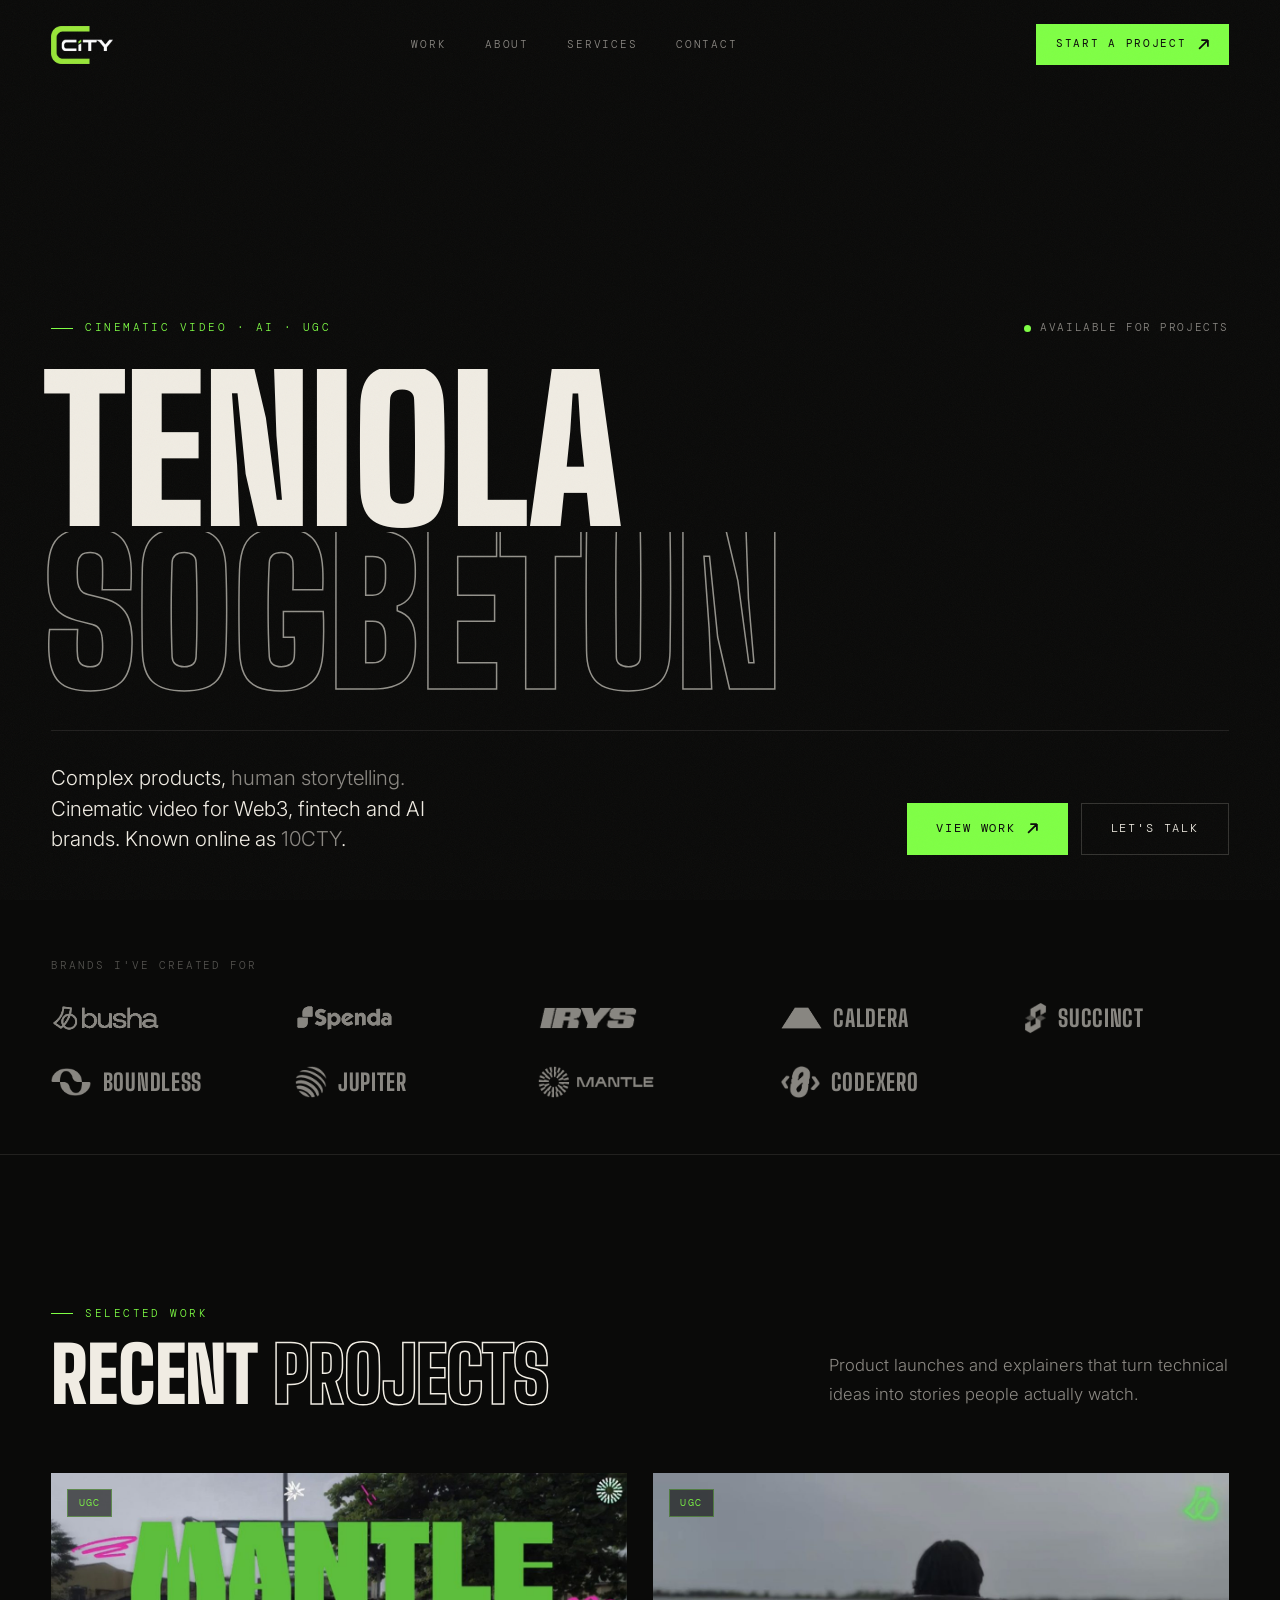
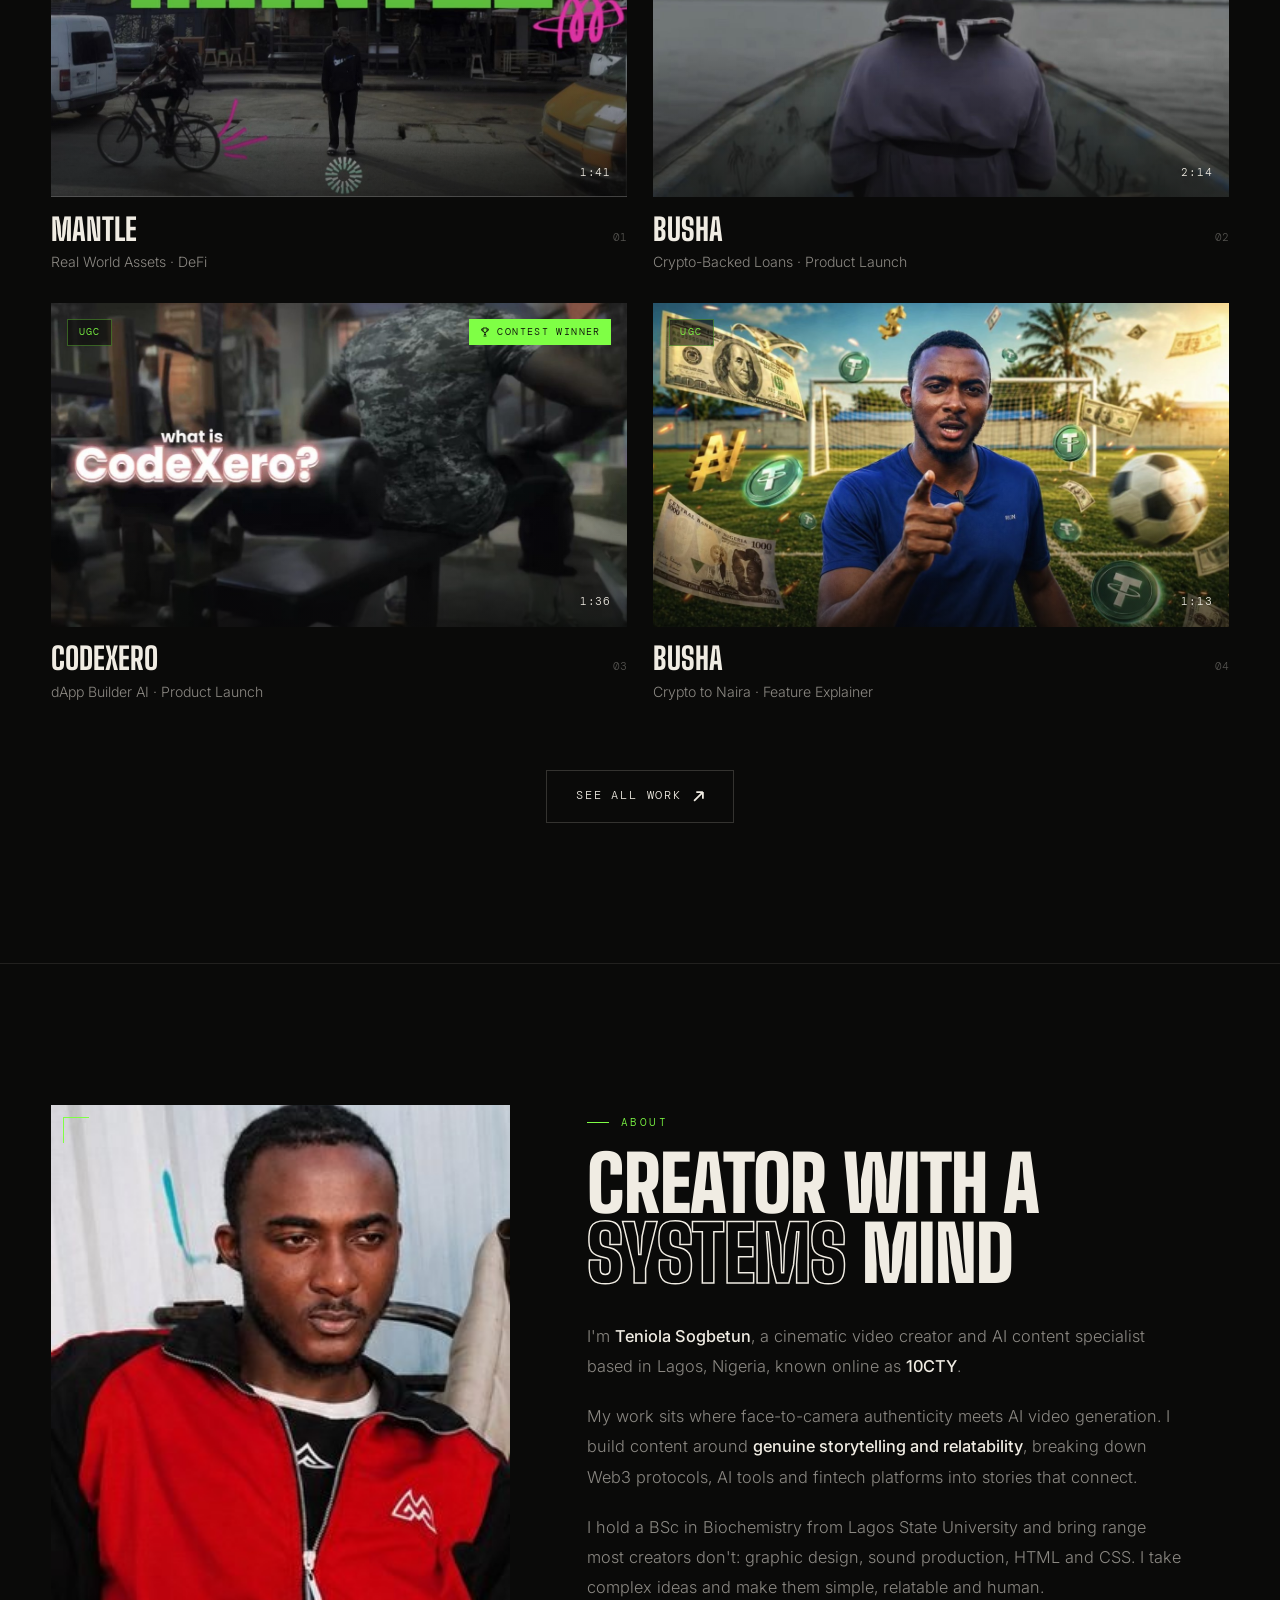
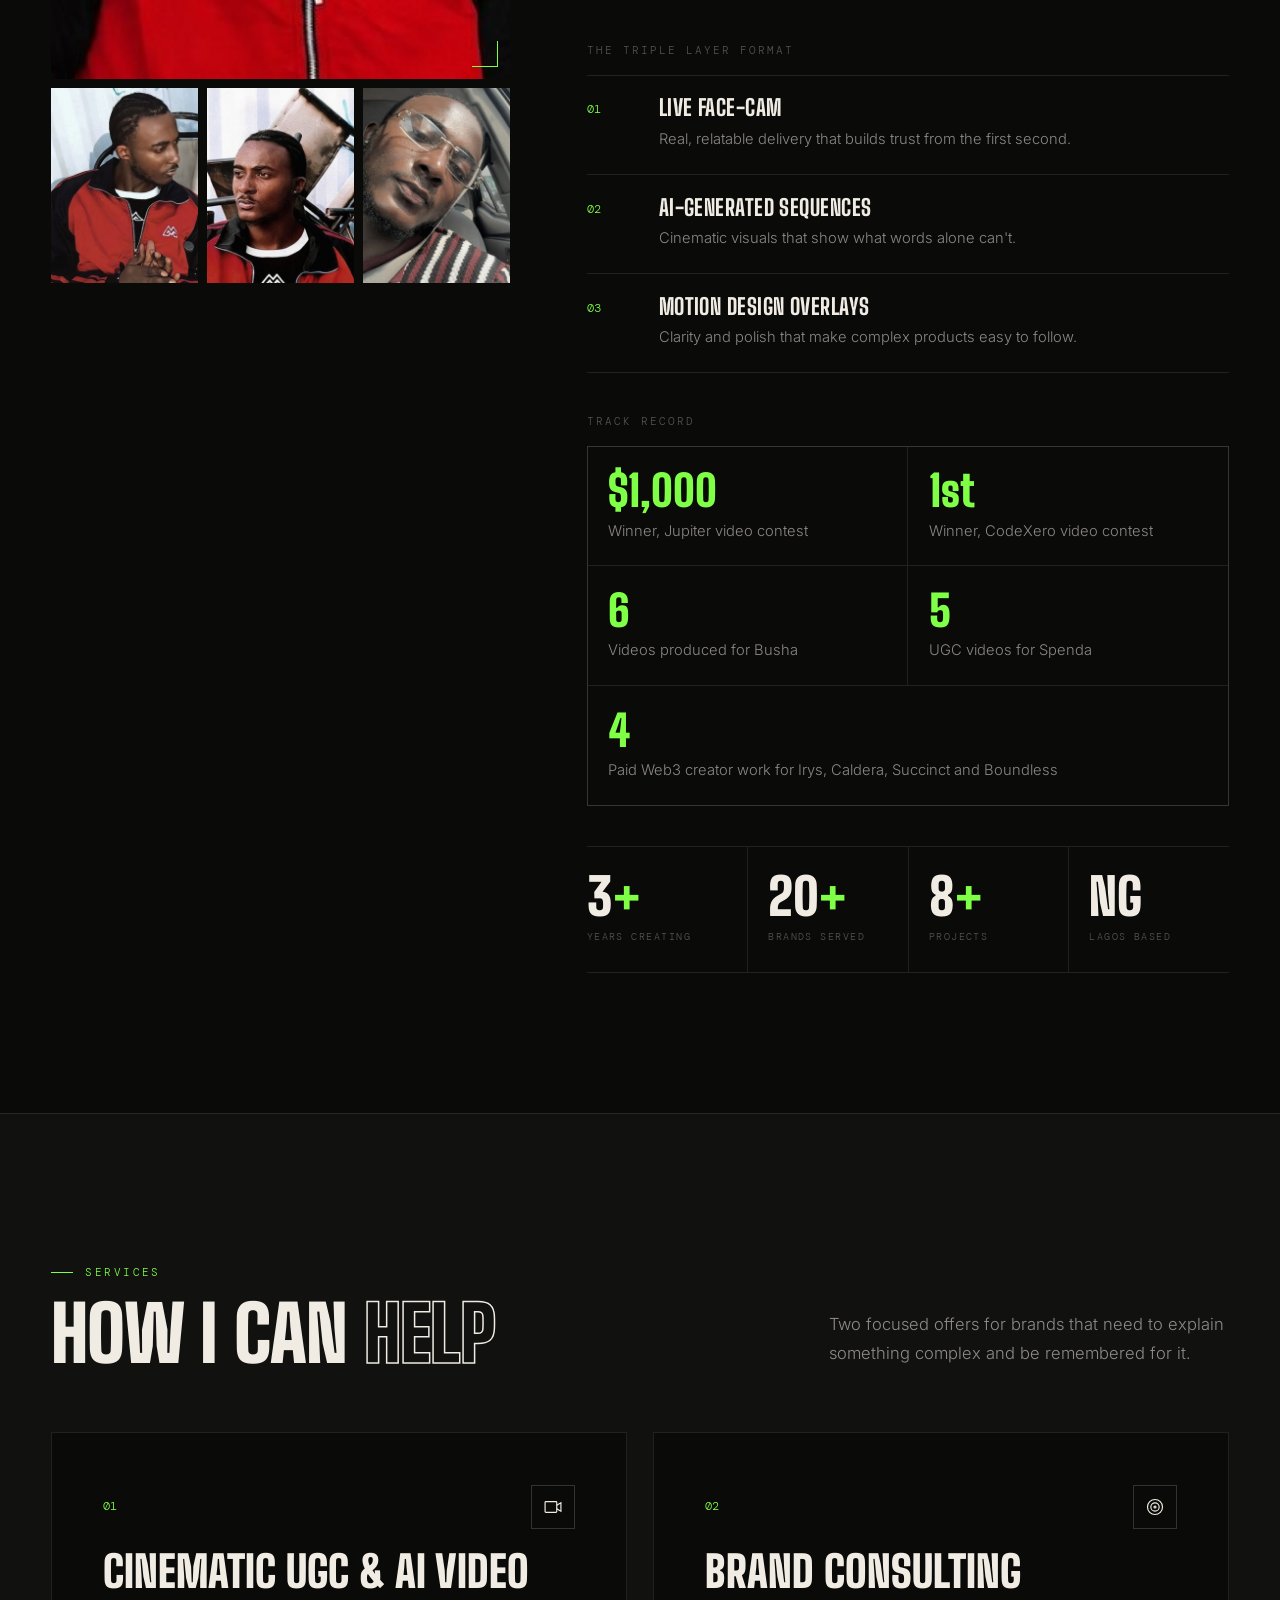
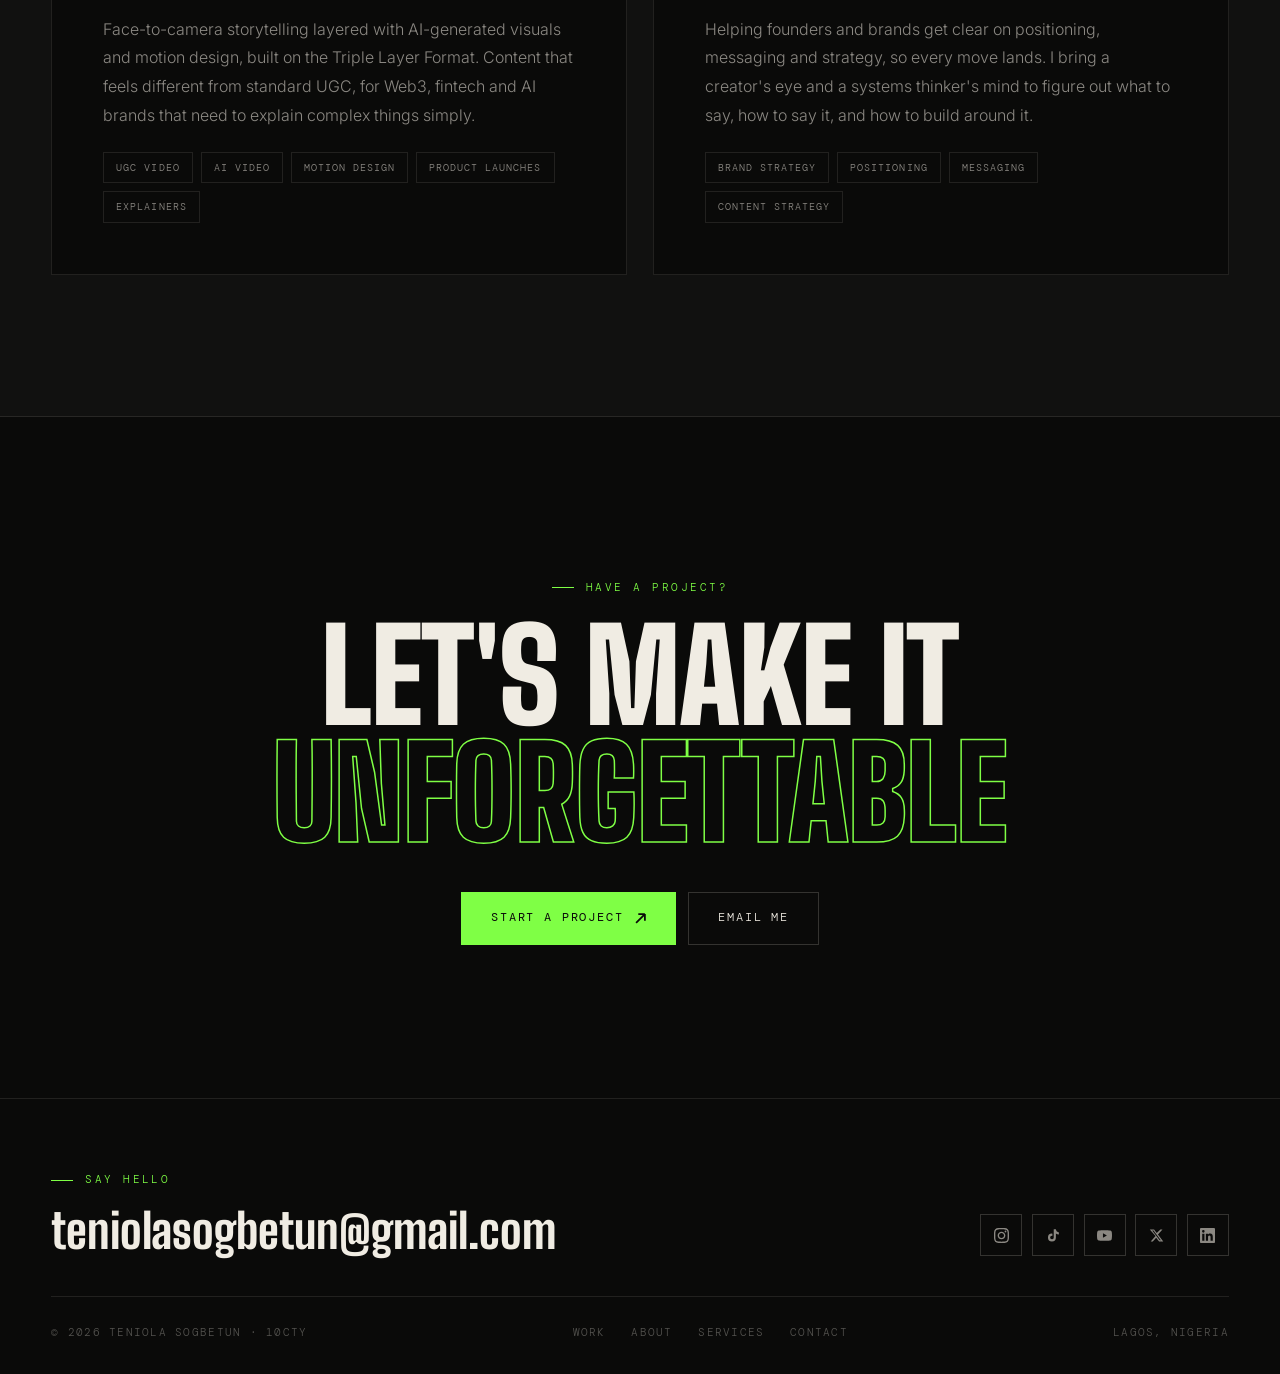
<file: index.html>
<!DOCTYPE html>
<html lang="en" class="no-js">
<head>
<meta charset="UTF-8">
<meta name="viewport" content="width=device-width,initial-scale=1">
<title>Teniola Sogbetun — 10CTY · Cinematic Video, AI & UGC</title>
<meta name="description" content="Teniola Sogbetun (10CTY) — cinematic video creator and AI content specialist in Lagos, making UGC, product launches and explainers for Web3, fintech and AI brands.">
<meta name="theme-color" content="#0a0a09">
<meta property="og:title" content="Teniola Sogbetun — 10CTY · Cinematic Video, AI & UGC">
<meta property="og:description" content="Teniola Sogbetun (10CTY) — cinematic video creator and AI content specialist in Lagos, making UGC, product launches and explainers for Web3, fintech and AI brands.">
<meta property="og:type" content="website">
<meta property="og:image" content="assets/img/mantle.jpg">
<link rel="icon" type="image/png" href="assets/img/logo.png">
<link rel="preconnect" href="https://fonts.googleapis.com">
<link rel="preconnect" href="https://fonts.gstatic.com" crossorigin>
<link href="https://fonts.googleapis.com/css2?family=Big+Shoulders+Display:wght@700;800;900&family=Inter:wght@300;400;500&family=DM+Mono:wght@300;400&display=swap" rel="stylesheet">
<link rel="stylesheet" href="assets/css/style.css">
</head>
<body>
<a class="skip" href="#main">Skip to content</a>

<header class="nav" id="nav">
  <div class="wrap nav-inner">
    <a class="nav-logo" href="index.html" aria-label="10CTY — home"><img src="assets/img/logo.png" alt="10CTY" width="94" height="58"></a>
    <nav class="nav-links" aria-label="Main">
    <a class="nl" href="work.html">Work</a>
    <a class="nl" href="index.html#about">About</a>
    <a class="nl" href="index.html#services">Services</a>
    <a class="nl" href="contact.html">Contact</a>
    </nav>
    <a class="btn btn-primary" href="contact.html">Start a project <svg viewBox="0 0 10 10" aria-hidden="true"><path d="M1 9L9 1M9 1H3M9 1V7"/></svg></a>
    <button class="burger" id="burger" aria-label="Menu" aria-expanded="false" aria-controls="mob"><span></span><span></span></button>
  </div>
</header>

<div class="mob" id="mob">
  <a href="index.html" class="active">Home</a>
  <a href="work.html">Work</a>
  <a href="index.html#about">About</a>
  <a href="index.html#services">Services</a>
  <a href="contact.html">Contact</a>
  <div class="mob-foot">teniolasogbetun@gmail.com</div>
</div>

<main id="main">

<!-- HERO -->
<section class="hero">
  <div class="hero-media" aria-hidden="true">
    <video autoplay muted loop playsinline preload="auto">
      <source src="assets/video/hero-loop.mp4" type="video/mp4">
    </video>
  </div>
  <div class="wrap hero-content">
    <div class="hero-top">
      <span class="eyebrow">Cinematic Video · AI · UGC</span>
      <span class="status"><span class="dot"></span>Available for projects</span>
    </div>
    <h1 class="h-display hero-name">
      <span class="line"><span>Teniola</span></span>
      <span class="line"><span class="outline">Sogbetun</span></span>
    </h1>
    <div class="hero-bottom">
      <p class="hero-tag">Complex products, <span>human storytelling.</span> Cinematic video for Web3, fintech and AI brands. Known online as <span class="accent">10CTY</span>.</p>
      <div class="hero-ctas">
        <a class="btn btn-primary" href="#work">View work <svg viewBox="0 0 10 10" aria-hidden="true"><path d="M1 9L9 1M9 1H3M9 1V7"/></svg></a>
        <a class="btn btn-ghost" href="contact.html">Let's talk</a>
      </div>
    </div>
  </div>
</section>

<!-- BRANDS -->
<section class="brands" aria-label="Brands I've worked with">
  <div class="wrap brands-inner">
    <span class="brands-label">Brands I've created for</span>
    <ul class="brand-list" id="brands"></ul>
  </div>
</section>

<!-- SELECTED WORK -->
<section class="section" id="work">
  <div class="wrap">
    <div class="section-head">
      <div>
        <span class="eyebrow rv">Selected work</span>
        <h2 class="h-display h-section rv d1">Recent <em>projects</em></h2>
      </div>
      <p class="lead rv d2">Product launches and explainers that turn technical ideas into stories people actually watch.</p>
    </div>
    <div class="grid-2" id="featured"></div>
    <div class="center-cta"><a class="btn btn-ghost" href="work.html">See all work <svg viewBox="0 0 10 10" aria-hidden="true"><path d="M1 9L9 1M9 1H3M9 1V7"/></svg></a></div>
  </div>
</section>

<!-- ABOUT -->
<section class="section rule" id="about">
  <div class="wrap about-grid">
    <div class="about-visual rv">
      <div class="about-photo"><img src="assets/img/portrait-1.jpg" alt="Teniola Sogbetun" loading="lazy"></div>
      <div class="about-strip">
        <img src="assets/img/portrait-3.jpg" alt="" loading="lazy">
        <img src="assets/img/portrait-4.jpg" alt="" loading="lazy">
        <img src="assets/img/portrait-7.jpg" alt="" loading="lazy">
      </div>
    </div>
    <div class="about-copy">
      <span class="eyebrow rv">About</span>
      <h2 class="h-display h-section rv d1">Creator with a <em>systems</em> mind</h2>
      <p class="rv">I'm <strong>Teniola Sogbetun</strong>, a cinematic video creator and AI content specialist based in Lagos, Nigeria, known online as <strong>10CTY</strong>.</p>
      <p class="rv">My work sits where face-to-camera authenticity meets AI video generation. I build content around <strong>genuine storytelling and relatability</strong>, breaking down Web3 protocols, AI tools and fintech platforms into stories that connect.</p>
      <p class="rv">I hold a BSc in Biochemistry from Lagos State University and bring range most creators don't: graphic design, sound production, HTML and CSS. I take complex ideas and make them simple, relatable and human.</p>

      <div class="layers-title rv">The Triple Layer Format</div>
      <div class="layers rv" style="margin-top:0">
        <div class="layer"><span class="layer-n">01</span><div><h4>Live face-cam</h4><p>Real, relatable delivery that builds trust from the first second.</p></div></div>
        <div class="layer"><span class="layer-n">02</span><div><h4>AI-generated sequences</h4><p>Cinematic visuals that show what words alone can't.</p></div></div>
        <div class="layer"><span class="layer-n">03</span><div><h4>Motion design overlays</h4><p>Clarity and polish that make complex products easy to follow.</p></div></div>
      </div>

      <div class="layers-title rv">Track record</div>
      <ul class="highlights rv" id="highlights" style="margin-top:0"></ul>

      <div class="stats rv">
        <div class="stat"><b>3<i>+</i></b><span>Years creating</span></div>
        <div class="stat"><b>20<i>+</i></b><span>Brands served</span></div>
        <div class="stat"><b>8<i>+</i></b><span>Projects</span></div>
        <div class="stat"><b>NG</b><span>Lagos based</span></div>
      </div>
    </div>
  </div>
</section>

<!-- SERVICES -->
<section class="section services" id="services">
  <div class="wrap">
    <div class="section-head">
      <div>
        <span class="eyebrow rv">Services</span>
        <h2 class="h-display h-section rv d1">How I can <em>help</em></h2>
      </div>
      <p class="lead rv d2">Two focused offers for brands that need to explain something complex and be remembered for it.</p>
    </div>
    <div class="serv-grid">
      <article class="serv rv">
        <div class="serv-top"><span class="serv-n">01</span><span class="serv-icon"><svg viewBox="0 0 24 24"><rect x="2.5" y="5.5" width="14" height="13" rx="1"/><path d="M16.5 10l5-3v10l-5-3"/></svg></span></div>
        <h3>Cinematic UGC &amp; AI Video</h3>
        <p>Face-to-camera storytelling layered with AI-generated visuals and motion design, built on the Triple Layer Format. Content that feels different from standard UGC, for Web3, fintech and AI brands that need to explain complex things simply.</p>
        <ul><li>UGC video</li><li>AI video</li><li>Motion design</li><li>Product launches</li><li>Explainers</li></ul>
      </article>
      <article class="serv rv d1">
        <div class="serv-top"><span class="serv-n">02</span><span class="serv-icon"><svg viewBox="0 0 24 24"><circle cx="12" cy="12" r="9"/><circle cx="12" cy="12" r="5"/><circle cx="12" cy="12" r="1.2"/></svg></span></div>
        <h3>Brand Consulting</h3>
        <p>Helping founders and brands get clear on positioning, messaging and strategy, so every move lands. I bring a creator's eye and a systems thinker's mind to figure out what to say, how to say it, and how to build around it.</p>
        <ul><li>Brand strategy</li><li>Positioning</li><li>Messaging</li><li>Content strategy</li></ul>
      </article>
    </div>
  </div>
</section>

<!-- CTA -->
<section class="cta-band">
  <div class="wrap">
    <span class="eyebrow rv">Have a project?</span>
    <h2 class="h-display rv d1">Let's make it <em>unforgettable</em></h2>
    <div class="cta-row rv d2">
      <a class="btn btn-primary" href="contact.html">Start a project <svg viewBox="0 0 10 10" aria-hidden="true"><path d="M1 9L9 1M9 1H3M9 1V7"/></svg></a>
      <a class="btn btn-ghost" href="mailto:teniolasogbetun@gmail.com">Email me</a>
    </div>
  </div>
</section>

</main>

<footer class="foot">
  <div class="wrap">
    <div class="foot-top">
      <div>
        <div class="eyebrow" style="display:flex;margin-bottom:1.1rem">Say hello</div>
        <a class="foot-mail" href="mailto:teniolasogbetun@gmail.com">teniolasogbetun@gmail.com</a>
      </div>
      <div class="soc">
  <a href="https://www.instagram.com/real10cty" target="_blank" rel="noopener" aria-label="Instagram"><svg viewBox="0 0 24 24"><path d="M12 2.163c3.204 0 3.584.012 4.85.07 3.252.148 4.771 1.691 4.919 4.919.058 1.265.069 1.645.069 4.849 0 3.205-.012 3.584-.069 4.849-.149 3.225-1.664 4.771-4.919 4.919-1.266.058-1.644.07-4.85.07-3.204 0-3.584-.012-4.849-.07-3.26-.149-4.771-1.699-4.919-4.92-.058-1.265-.07-1.644-.07-4.849 0-3.204.013-3.583.07-4.849.149-3.227 1.664-4.771 4.919-4.919 1.266-.057 1.645-.069 4.849-.069zm0-2.163c-3.259 0-3.667.014-4.947.072-4.358.2-6.78 2.618-6.98 6.98-.059 1.281-.073 1.689-.073 4.948 0 3.259.014 3.668.072 4.948.2 4.358 2.618 6.78 6.98 6.98 1.281.058 1.689.072 4.948.072 3.259 0 3.668-.014 4.948-.072 4.354-.2 6.782-2.618 6.979-6.98.059-1.28.073-1.689.073-4.948 0-3.259-.014-3.667-.072-4.947-.196-4.354-2.617-6.78-6.979-6.98-1.281-.059-1.69-.073-4.949-.073zm0 5.838c-3.403 0-6.162 2.759-6.162 6.162s2.759 6.163 6.162 6.163 6.162-2.759 6.162-6.163c0-3.403-2.759-6.162-6.162-6.162zm0 10.162c-2.209 0-4-1.79-4-4 0-2.209 1.791-4 4-4s4 1.791 4 4c0 2.21-1.791 4-4 4zm6.406-11.845c-.796 0-1.441.645-1.441 1.44s.645 1.44 1.441 1.44c.795 0 1.439-.645 1.439-1.44s-.644-1.44-1.439-1.44z"/></svg></a>
  <a href="https://www.tiktok.com/@10cty" target="_blank" rel="noopener" aria-label="TikTok"><svg viewBox="0 0 24 24"><path d="M19.59 6.69a4.83 4.83 0 01-3.77-4.25V2h-3.45v13.67a2.89 2.89 0 01-2.88 2.5 2.89 2.89 0 01-2.89-2.89 2.89 2.89 0 012.89-2.89c.28 0 .54.04.79.1V9.01a6.33 6.33 0 00-.79-.05 6.34 6.34 0 00-6.34 6.34 6.34 6.34 0 006.34 6.34 6.34 6.34 0 006.33-6.34V8.69a8.18 8.18 0 004.78 1.52V6.76a4.85 4.85 0 01-1.01-.07z"/></svg></a>
  <a href="https://www.youtube.com/@real10cty" target="_blank" rel="noopener" aria-label="YouTube"><svg viewBox="0 0 24 24"><path d="M23.498 6.186a3.016 3.016 0 00-2.122-2.136C19.505 3.545 12 3.545 12 3.545s-7.505 0-9.377.505A3.017 3.017 0 00.502 6.186C0 8.07 0 12 0 12s0 3.93.502 5.814a3.016 3.016 0 002.122 2.136c1.871.505 9.376.505 9.376.505s7.505 0 9.377-.505a3.015 3.015 0 002.122-2.136C24 15.93 24 12 24 12s0-3.93-.502-5.814zM9.545 15.568V8.432L15.818 12l-6.273 3.568z"/></svg></a>
  <a href="https://x.com/10cty" target="_blank" rel="noopener" aria-label="X"><svg viewBox="0 0 24 24"><path d="M18.244 2.25h3.308l-7.227 8.26 8.502 11.24H16.17l-4.714-6.231-5.401 6.231H2.744l7.73-8.835L1.254 2.25H8.08l4.253 5.622zm-1.161 17.52h1.833L7.084 4.126H5.117z"/></svg></a>
  <a href="https://www.linkedin.com/in/teniola-sogbetun-a78aa321b/" target="_blank" rel="noopener" aria-label="LinkedIn"><svg viewBox="0 0 24 24"><path d="M20.447 20.452h-3.554v-5.569c0-1.328-.027-3.037-1.852-3.037-1.853 0-2.136 1.445-2.136 2.939v5.667H9.351V9h3.414v1.561h.046c.477-.9 1.637-1.85 3.37-1.85 3.601 0 4.267 2.37 4.267 5.455v6.286zM5.337 7.433a2.062 2.062 0 01-2.063-2.065 2.064 2.064 0 112.063 2.065zm1.782 13.019H3.555V9h3.564v11.452zM22.225 0H1.771C.792 0 0 .774 0 1.729v20.542C0 23.227.792 24 1.771 24h20.451C23.2 24 24 23.227 24 22.271V1.729C24 .774 23.2 0 22.222 0h.003z"/></svg></a>
</div>
    </div>
    <div class="foot-bottom">
      <span>© <span data-year>2026</span> Teniola Sogbetun · 10CTY</span>
      <nav aria-label="Footer"><a href="work.html">Work</a><a href="index.html#about">About</a><a href="index.html#services">Services</a><a href="contact.html">Contact</a></nav>
      <span>Lagos, Nigeria</span>
    </div>
  </div>
</footer>

<script src="assets/js/projects.js"></script>
<script src="assets/js/main.js"></script>
</body>
</html>
</file>
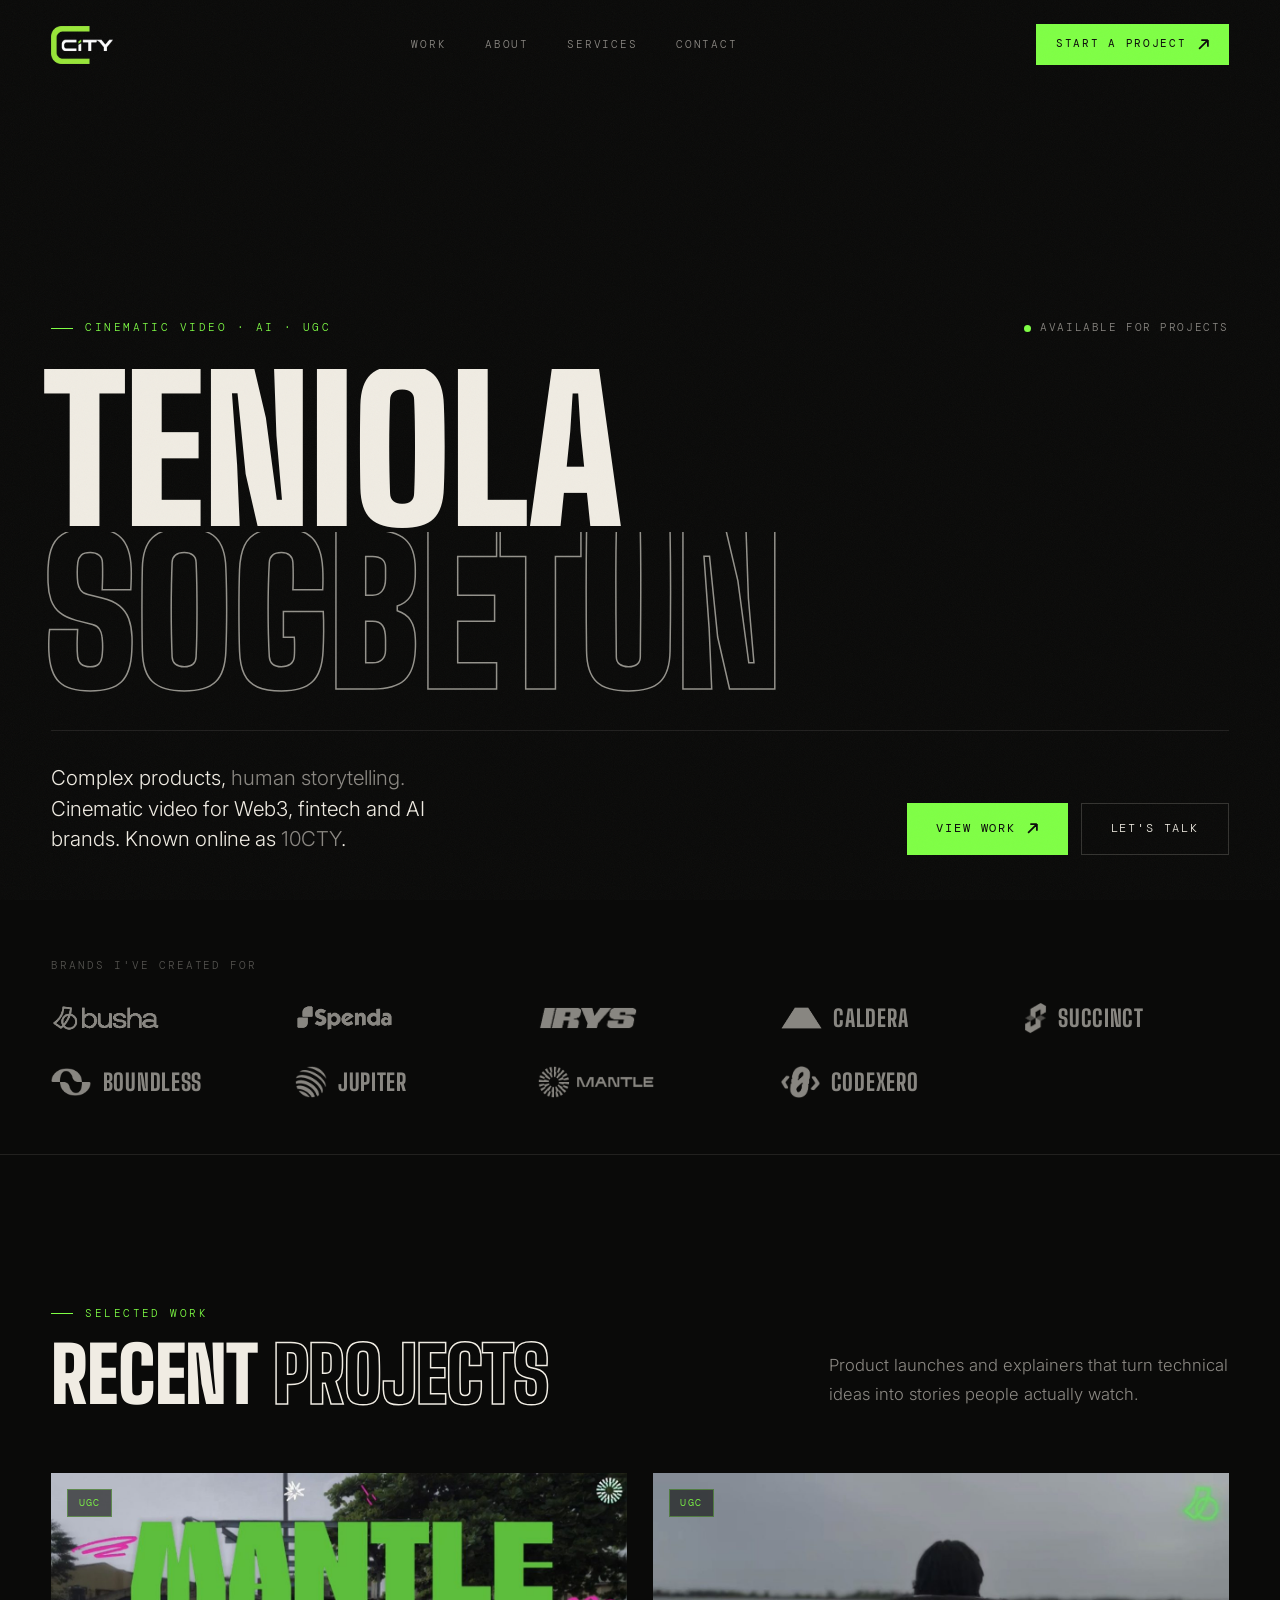
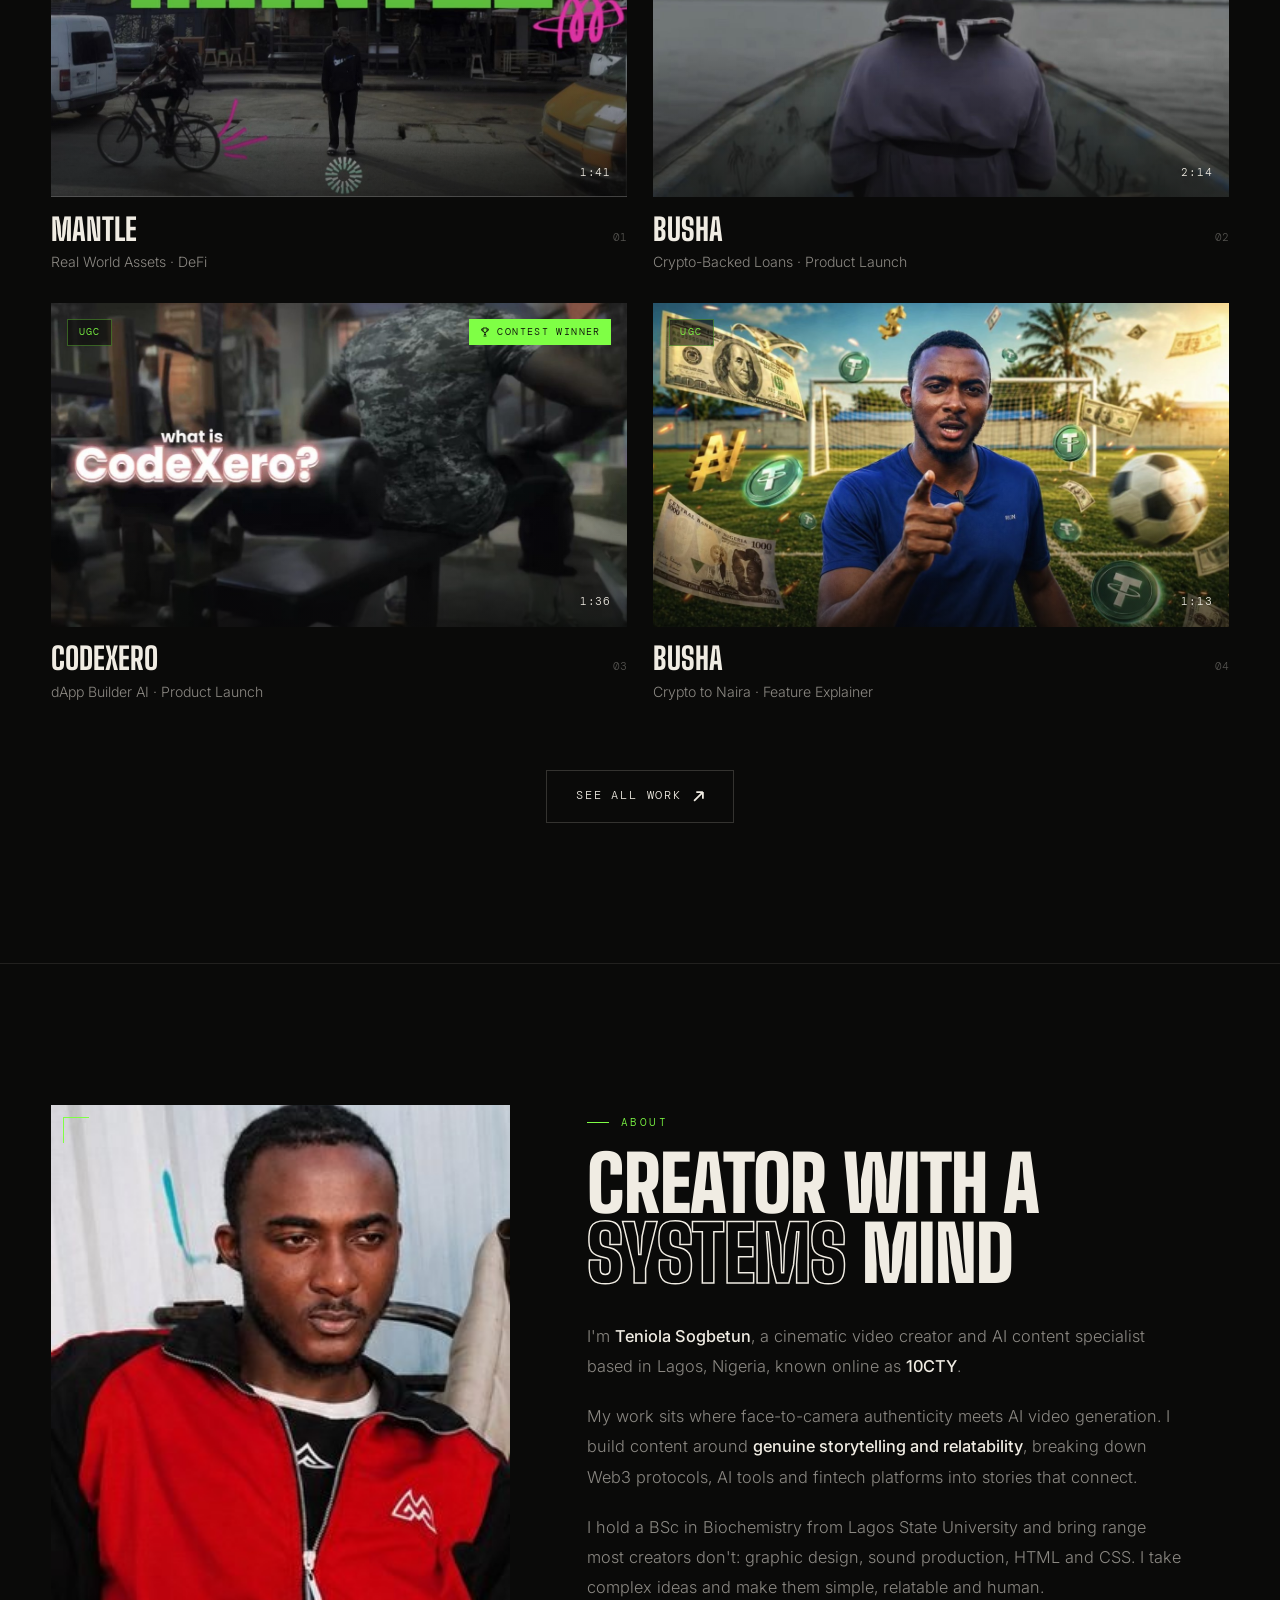
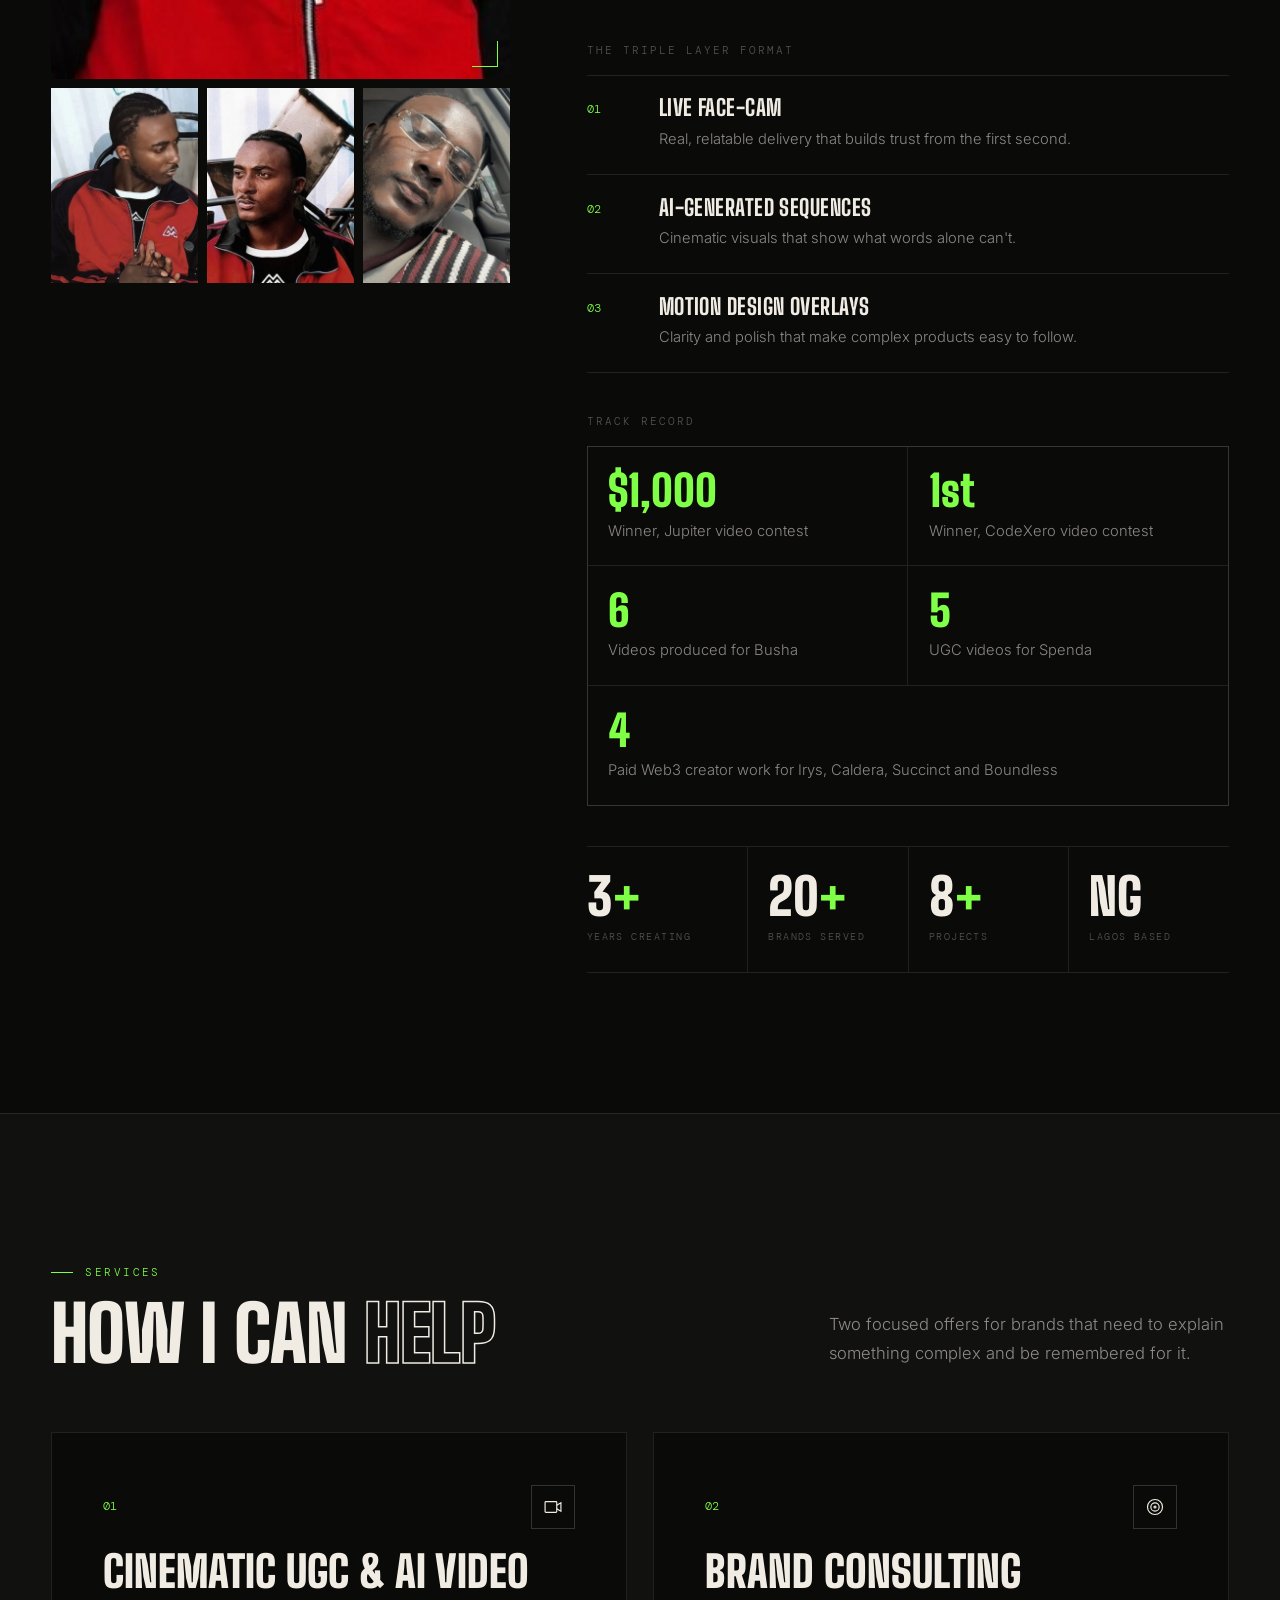
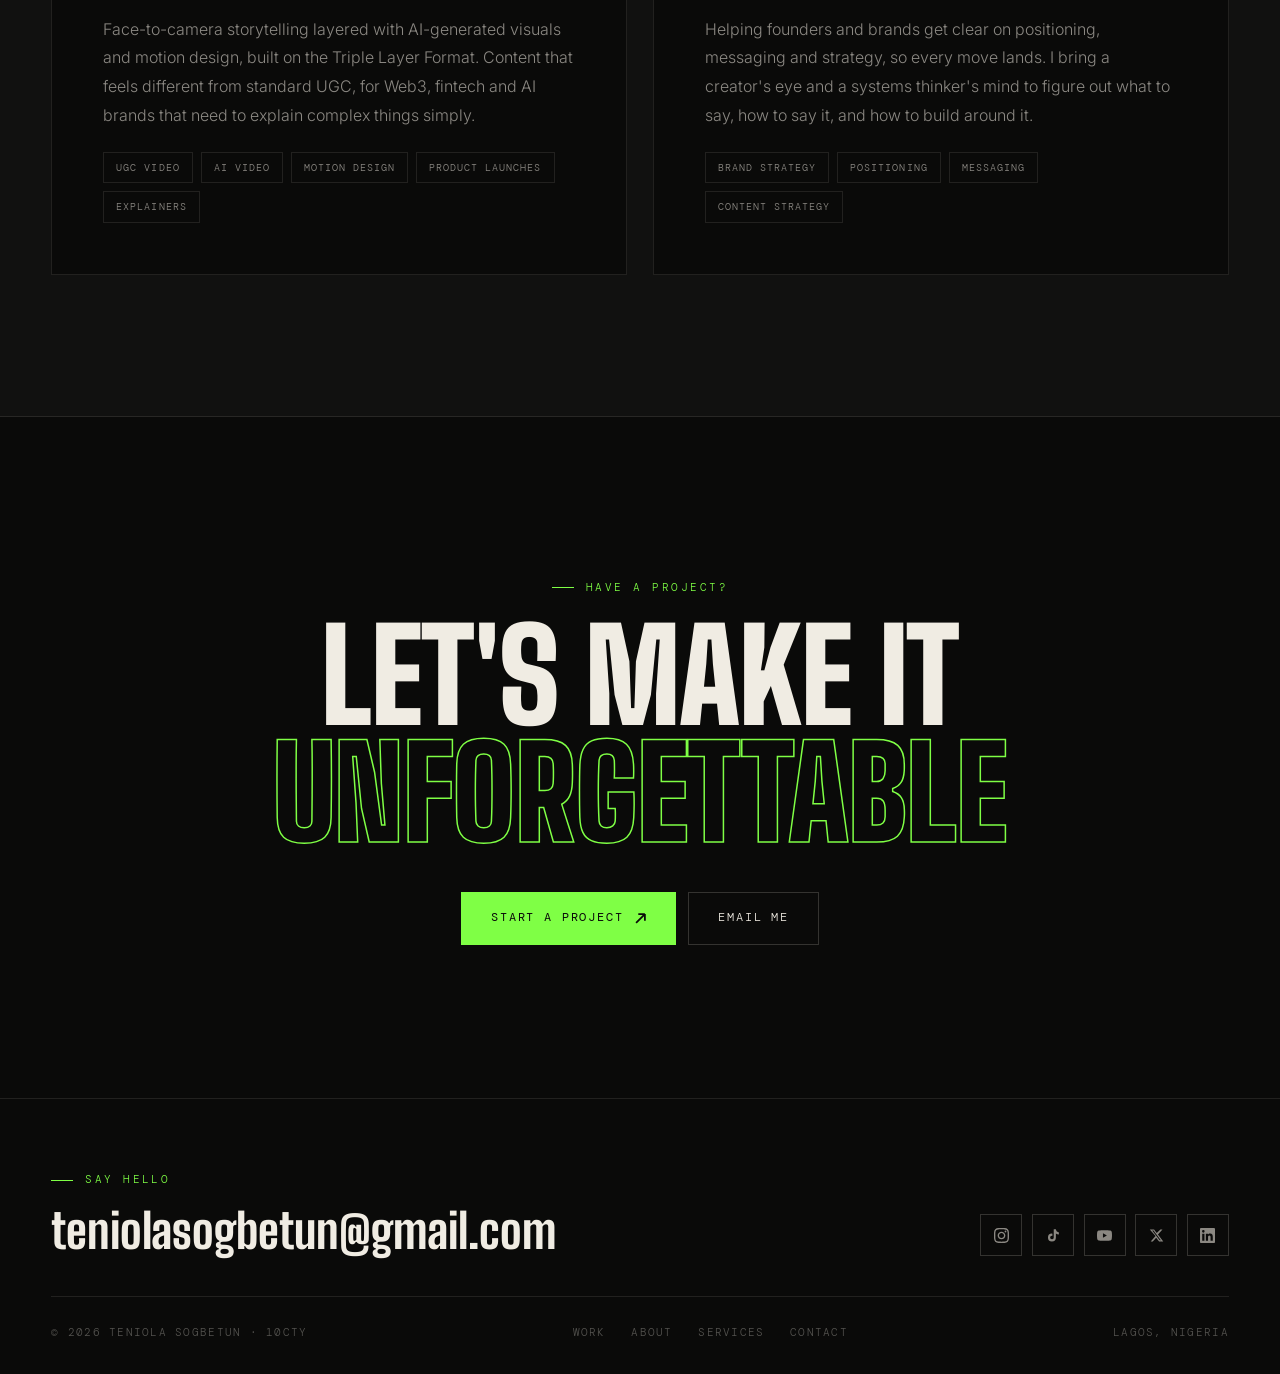
<file: about.html>
<!DOCTYPE html>
<html lang="en"><head><meta charset="UTF-8"><title>Redirecting…</title>
<meta http-equiv="refresh" content="0; url=index.html#about"><link rel="canonical" href="index.html#about">
<script>location.replace("index.html#about"+("index.html#about".indexOf("#")<0?location.hash:""));</script></head>
<body style="background:#0a0a09;color:#f0ece3;font-family:sans-serif"><a href="index.html#about" style="color:#7fff45">Continue →</a></body></html>
</file>
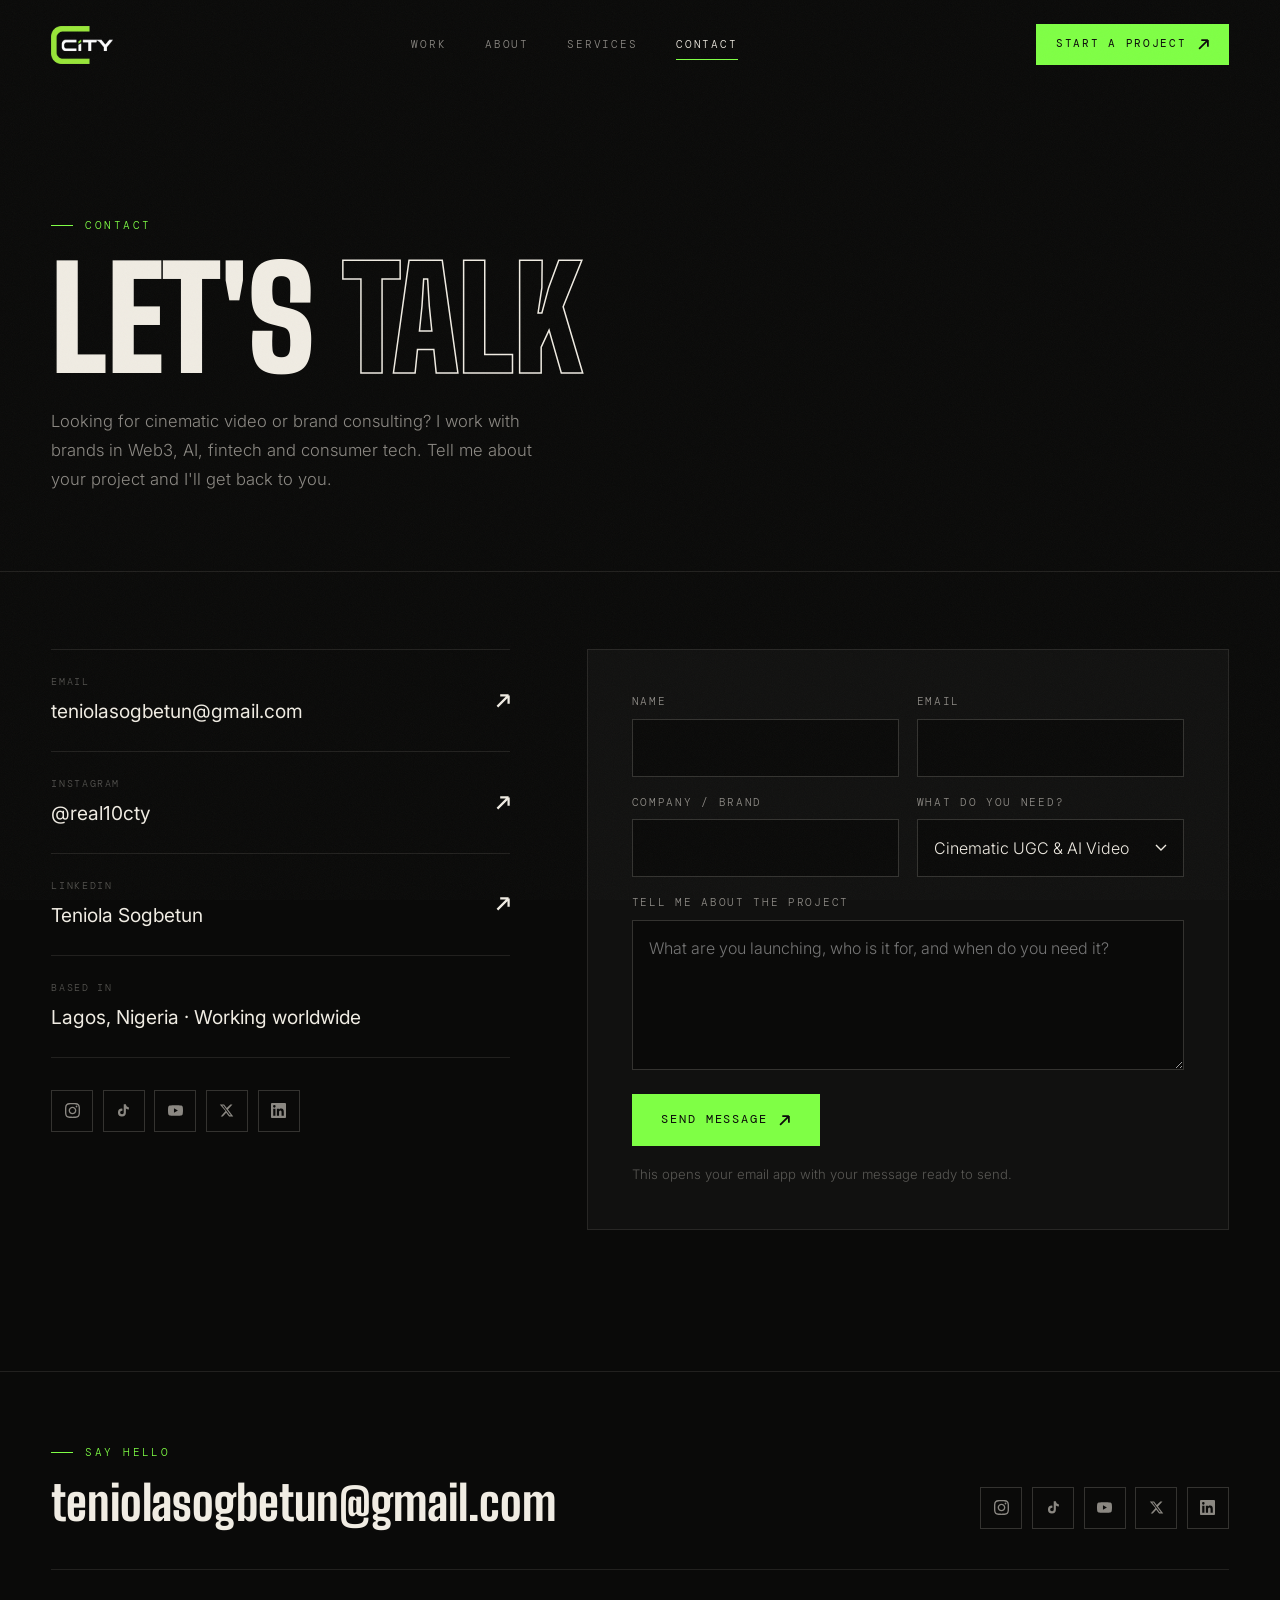
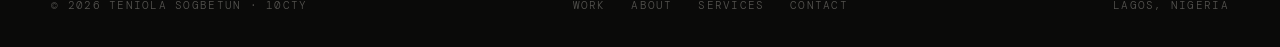
<file: contact.html>
<!DOCTYPE html>
<html lang="en" class="no-js">
<head>
<meta charset="UTF-8">
<meta name="viewport" content="width=device-width,initial-scale=1">
<title>Contact — Teniola Sogbetun · 10CTY</title>
<meta name="description" content="Teniola Sogbetun (10CTY) — cinematic video creator and AI content specialist in Lagos, making UGC, product launches and explainers for Web3, fintech and AI brands.">
<meta name="theme-color" content="#0a0a09">
<meta property="og:title" content="Contact — Teniola Sogbetun · 10CTY">
<meta property="og:description" content="Teniola Sogbetun (10CTY) — cinematic video creator and AI content specialist in Lagos, making UGC, product launches and explainers for Web3, fintech and AI brands.">
<meta property="og:type" content="website">
<meta property="og:image" content="assets/img/mantle.jpg">
<link rel="icon" type="image/png" href="assets/img/logo.png">
<link rel="preconnect" href="https://fonts.googleapis.com">
<link rel="preconnect" href="https://fonts.gstatic.com" crossorigin>
<link href="https://fonts.googleapis.com/css2?family=Big+Shoulders+Display:wght@700;800;900&family=Inter:wght@300;400;500&family=DM+Mono:wght@300;400&display=swap" rel="stylesheet">
<link rel="stylesheet" href="assets/css/style.css">
</head>
<body>
<a class="skip" href="#main">Skip to content</a>

<header class="nav" id="nav">
  <div class="wrap nav-inner">
    <a class="nav-logo" href="index.html" aria-label="10CTY — home"><img src="assets/img/logo.png" alt="10CTY" width="94" height="58"></a>
    <nav class="nav-links" aria-label="Main">
    <a class="nl" href="work.html">Work</a>
    <a class="nl" href="index.html#about">About</a>
    <a class="nl" href="index.html#services">Services</a>
    <a class="nl active" href="contact.html">Contact</a>
    </nav>
    <a class="btn btn-primary" href="contact.html">Start a project <svg viewBox="0 0 10 10" aria-hidden="true"><path d="M1 9L9 1M9 1H3M9 1V7"/></svg></a>
    <button class="burger" id="burger" aria-label="Menu" aria-expanded="false" aria-controls="mob"><span></span><span></span></button>
  </div>
</header>

<div class="mob" id="mob">
  <a href="index.html">Home</a>
  <a href="work.html">Work</a>
  <a href="index.html#about">About</a>
  <a href="index.html#services">Services</a>
  <a href="contact.html" class="active">Contact</a>
  <div class="mob-foot">teniolasogbetun@gmail.com</div>
</div>

<main id="main">
<section class="page-hero">
  <div class="wrap">
    <span class="eyebrow rv">Contact</span>
    <h1 class="h-display rv d1">Let's <em>talk</em></h1>
    <p class="lead rv d2">Looking for cinematic video or brand consulting? I work with brands in Web3, AI, fintech and consumer tech. Tell me about your project and I'll get back to you.</p>
  </div>
</section>

<section class="section" style="padding-top:clamp(3rem,6vw,5rem)">
  <div class="wrap contact-grid">
    <div class="rv">
      <div class="contact-info">
        <a class="ci" href="mailto:teniolasogbetun@gmail.com"><div><small>Email</small><strong>teniolasogbetun@gmail.com</strong></div><svg viewBox="0 0 10 10" aria-hidden="true"><path d="M1 9L9 1M9 1H3M9 1V7"/></svg></a>
        <a class="ci" href="https://www.instagram.com/real10cty" target="_blank" rel="noopener"><div><small>Instagram</small><strong>@real10cty</strong></div><svg viewBox="0 0 10 10" aria-hidden="true"><path d="M1 9L9 1M9 1H3M9 1V7"/></svg></a>
        <a class="ci" href="https://www.linkedin.com/in/teniola-sogbetun-a78aa321b/" target="_blank" rel="noopener"><div><small>LinkedIn</small><strong>Teniola Sogbetun</strong></div><svg viewBox="0 0 10 10" aria-hidden="true"><path d="M1 9L9 1M9 1H3M9 1V7"/></svg></a>
        <div class="ci"><div><small>Based in</small><strong>Lagos, Nigeria · Working worldwide</strong></div></div>
      </div>
      <div class="contact-soc"><div class="soc">
  <a href="https://www.instagram.com/real10cty" target="_blank" rel="noopener" aria-label="Instagram"><svg viewBox="0 0 24 24"><path d="M12 2.163c3.204 0 3.584.012 4.85.07 3.252.148 4.771 1.691 4.919 4.919.058 1.265.069 1.645.069 4.849 0 3.205-.012 3.584-.069 4.849-.149 3.225-1.664 4.771-4.919 4.919-1.266.058-1.644.07-4.85.07-3.204 0-3.584-.012-4.849-.07-3.26-.149-4.771-1.699-4.919-4.92-.058-1.265-.07-1.644-.07-4.849 0-3.204.013-3.583.07-4.849.149-3.227 1.664-4.771 4.919-4.919 1.266-.057 1.645-.069 4.849-.069zm0-2.163c-3.259 0-3.667.014-4.947.072-4.358.2-6.78 2.618-6.98 6.98-.059 1.281-.073 1.689-.073 4.948 0 3.259.014 3.668.072 4.948.2 4.358 2.618 6.78 6.98 6.98 1.281.058 1.689.072 4.948.072 3.259 0 3.668-.014 4.948-.072 4.354-.2 6.782-2.618 6.979-6.98.059-1.28.073-1.689.073-4.948 0-3.259-.014-3.667-.072-4.947-.196-4.354-2.617-6.78-6.979-6.98-1.281-.059-1.69-.073-4.949-.073zm0 5.838c-3.403 0-6.162 2.759-6.162 6.162s2.759 6.163 6.162 6.163 6.162-2.759 6.162-6.163c0-3.403-2.759-6.162-6.162-6.162zm0 10.162c-2.209 0-4-1.79-4-4 0-2.209 1.791-4 4-4s4 1.791 4 4c0 2.21-1.791 4-4 4zm6.406-11.845c-.796 0-1.441.645-1.441 1.44s.645 1.44 1.441 1.44c.795 0 1.439-.645 1.439-1.44s-.644-1.44-1.439-1.44z"/></svg></a>
  <a href="https://www.tiktok.com/@10cty" target="_blank" rel="noopener" aria-label="TikTok"><svg viewBox="0 0 24 24"><path d="M19.59 6.69a4.83 4.83 0 01-3.77-4.25V2h-3.45v13.67a2.89 2.89 0 01-2.88 2.5 2.89 2.89 0 01-2.89-2.89 2.89 2.89 0 012.89-2.89c.28 0 .54.04.79.1V9.01a6.33 6.33 0 00-.79-.05 6.34 6.34 0 00-6.34 6.34 6.34 6.34 0 006.34 6.34 6.34 6.34 0 006.33-6.34V8.69a8.18 8.18 0 004.78 1.52V6.76a4.85 4.85 0 01-1.01-.07z"/></svg></a>
  <a href="https://www.youtube.com/@real10cty" target="_blank" rel="noopener" aria-label="YouTube"><svg viewBox="0 0 24 24"><path d="M23.498 6.186a3.016 3.016 0 00-2.122-2.136C19.505 3.545 12 3.545 12 3.545s-7.505 0-9.377.505A3.017 3.017 0 00.502 6.186C0 8.07 0 12 0 12s0 3.93.502 5.814a3.016 3.016 0 002.122 2.136c1.871.505 9.376.505 9.376.505s7.505 0 9.377-.505a3.015 3.015 0 002.122-2.136C24 15.93 24 12 24 12s0-3.93-.502-5.814zM9.545 15.568V8.432L15.818 12l-6.273 3.568z"/></svg></a>
  <a href="https://x.com/10cty" target="_blank" rel="noopener" aria-label="X"><svg viewBox="0 0 24 24"><path d="M18.244 2.25h3.308l-7.227 8.26 8.502 11.24H16.17l-4.714-6.231-5.401 6.231H2.744l7.73-8.835L1.254 2.25H8.08l4.253 5.622zm-1.161 17.52h1.833L7.084 4.126H5.117z"/></svg></a>
  <a href="https://www.linkedin.com/in/teniola-sogbetun-a78aa321b/" target="_blank" rel="noopener" aria-label="LinkedIn"><svg viewBox="0 0 24 24"><path d="M20.447 20.452h-3.554v-5.569c0-1.328-.027-3.037-1.852-3.037-1.853 0-2.136 1.445-2.136 2.939v5.667H9.351V9h3.414v1.561h.046c.477-.9 1.637-1.85 3.37-1.85 3.601 0 4.267 2.37 4.267 5.455v6.286zM5.337 7.433a2.062 2.062 0 01-2.063-2.065 2.064 2.064 0 112.063 2.065zm1.782 13.019H3.555V9h3.564v11.452zM22.225 0H1.771C.792 0 0 .774 0 1.729v20.542C0 23.227.792 24 1.771 24h20.451C23.2 24 24 23.227 24 22.271V1.729C24 .774 23.2 0 22.222 0h.003z"/></svg></a>
</div></div>
    </div>

    <form class="form rv d1" id="contact-form" novalidate>
      <div class="form-row">
        <div class="field"><label for="f-name">Name</label><input id="f-name" name="name" type="text" autocomplete="name" required></div>
        <div class="field"><label for="f-email">Email</label><input id="f-email" name="email" type="email" autocomplete="email" required></div>
      </div>
      <div class="form-row">
        <div class="field"><label for="f-company">Company / brand</label><input id="f-company" name="company" type="text" autocomplete="organization"></div>
        <div class="field"><label for="f-service">What do you need?</label>
          <select id="f-service" name="service">
            <option value="Cinematic UGC &amp; AI Video">Cinematic UGC &amp; AI Video</option>
            <option value="Brand Consulting">Brand Consulting</option>
            <option value="Something else">Something else</option>
          </select>
        </div>
      </div>
      <div class="field"><label for="f-msg">Tell me about the project</label><textarea id="f-msg" name="message" required placeholder="What are you launching, who is it for, and when do you need it?"></textarea></div>
      <button class="btn btn-primary" type="submit">Send message <svg viewBox="0 0 10 10" aria-hidden="true"><path d="M1 9L9 1M9 1H3M9 1V7"/></svg></button>
      <p class="form-note">This opens your email app with your message ready to send.</p>
    </form>
  </div>
</section>
</main>

<footer class="foot">
  <div class="wrap">
    <div class="foot-top">
      <div>
        <div class="eyebrow" style="display:flex;margin-bottom:1.1rem">Say hello</div>
        <a class="foot-mail" href="mailto:teniolasogbetun@gmail.com">teniolasogbetun@gmail.com</a>
      </div>
      <div class="soc">
  <a href="https://www.instagram.com/real10cty" target="_blank" rel="noopener" aria-label="Instagram"><svg viewBox="0 0 24 24"><path d="M12 2.163c3.204 0 3.584.012 4.85.07 3.252.148 4.771 1.691 4.919 4.919.058 1.265.069 1.645.069 4.849 0 3.205-.012 3.584-.069 4.849-.149 3.225-1.664 4.771-4.919 4.919-1.266.058-1.644.07-4.85.07-3.204 0-3.584-.012-4.849-.07-3.26-.149-4.771-1.699-4.919-4.92-.058-1.265-.07-1.644-.07-4.849 0-3.204.013-3.583.07-4.849.149-3.227 1.664-4.771 4.919-4.919 1.266-.057 1.645-.069 4.849-.069zm0-2.163c-3.259 0-3.667.014-4.947.072-4.358.2-6.78 2.618-6.98 6.98-.059 1.281-.073 1.689-.073 4.948 0 3.259.014 3.668.072 4.948.2 4.358 2.618 6.78 6.98 6.98 1.281.058 1.689.072 4.948.072 3.259 0 3.668-.014 4.948-.072 4.354-.2 6.782-2.618 6.979-6.98.059-1.28.073-1.689.073-4.948 0-3.259-.014-3.667-.072-4.947-.196-4.354-2.617-6.78-6.979-6.98-1.281-.059-1.69-.073-4.949-.073zm0 5.838c-3.403 0-6.162 2.759-6.162 6.162s2.759 6.163 6.162 6.163 6.162-2.759 6.162-6.163c0-3.403-2.759-6.162-6.162-6.162zm0 10.162c-2.209 0-4-1.79-4-4 0-2.209 1.791-4 4-4s4 1.791 4 4c0 2.21-1.791 4-4 4zm6.406-11.845c-.796 0-1.441.645-1.441 1.44s.645 1.44 1.441 1.44c.795 0 1.439-.645 1.439-1.44s-.644-1.44-1.439-1.44z"/></svg></a>
  <a href="https://www.tiktok.com/@10cty" target="_blank" rel="noopener" aria-label="TikTok"><svg viewBox="0 0 24 24"><path d="M19.59 6.69a4.83 4.83 0 01-3.77-4.25V2h-3.45v13.67a2.89 2.89 0 01-2.88 2.5 2.89 2.89 0 01-2.89-2.89 2.89 2.89 0 012.89-2.89c.28 0 .54.04.79.1V9.01a6.33 6.33 0 00-.79-.05 6.34 6.34 0 00-6.34 6.34 6.34 6.34 0 006.34 6.34 6.34 6.34 0 006.33-6.34V8.69a8.18 8.18 0 004.78 1.52V6.76a4.85 4.85 0 01-1.01-.07z"/></svg></a>
  <a href="https://www.youtube.com/@real10cty" target="_blank" rel="noopener" aria-label="YouTube"><svg viewBox="0 0 24 24"><path d="M23.498 6.186a3.016 3.016 0 00-2.122-2.136C19.505 3.545 12 3.545 12 3.545s-7.505 0-9.377.505A3.017 3.017 0 00.502 6.186C0 8.07 0 12 0 12s0 3.93.502 5.814a3.016 3.016 0 002.122 2.136c1.871.505 9.376.505 9.376.505s7.505 0 9.377-.505a3.015 3.015 0 002.122-2.136C24 15.93 24 12 24 12s0-3.93-.502-5.814zM9.545 15.568V8.432L15.818 12l-6.273 3.568z"/></svg></a>
  <a href="https://x.com/10cty" target="_blank" rel="noopener" aria-label="X"><svg viewBox="0 0 24 24"><path d="M18.244 2.25h3.308l-7.227 8.26 8.502 11.24H16.17l-4.714-6.231-5.401 6.231H2.744l7.73-8.835L1.254 2.25H8.08l4.253 5.622zm-1.161 17.52h1.833L7.084 4.126H5.117z"/></svg></a>
  <a href="https://www.linkedin.com/in/teniola-sogbetun-a78aa321b/" target="_blank" rel="noopener" aria-label="LinkedIn"><svg viewBox="0 0 24 24"><path d="M20.447 20.452h-3.554v-5.569c0-1.328-.027-3.037-1.852-3.037-1.853 0-2.136 1.445-2.136 2.939v5.667H9.351V9h3.414v1.561h.046c.477-.9 1.637-1.85 3.37-1.85 3.601 0 4.267 2.37 4.267 5.455v6.286zM5.337 7.433a2.062 2.062 0 01-2.063-2.065 2.064 2.064 0 112.063 2.065zm1.782 13.019H3.555V9h3.564v11.452zM22.225 0H1.771C.792 0 0 .774 0 1.729v20.542C0 23.227.792 24 1.771 24h20.451C23.2 24 24 23.227 24 22.271V1.729C24 .774 23.2 0 22.222 0h.003z"/></svg></a>
</div>
    </div>
    <div class="foot-bottom">
      <span>© <span data-year>2026</span> Teniola Sogbetun · 10CTY</span>
      <nav aria-label="Footer"><a href="work.html">Work</a><a href="index.html#about">About</a><a href="index.html#services">Services</a><a href="contact.html">Contact</a></nav>
      <span>Lagos, Nigeria</span>
    </div>
  </div>
</footer>

<script src="assets/js/projects.js"></script>
<script src="assets/js/main.js"></script>
</body>
</html>
</file>
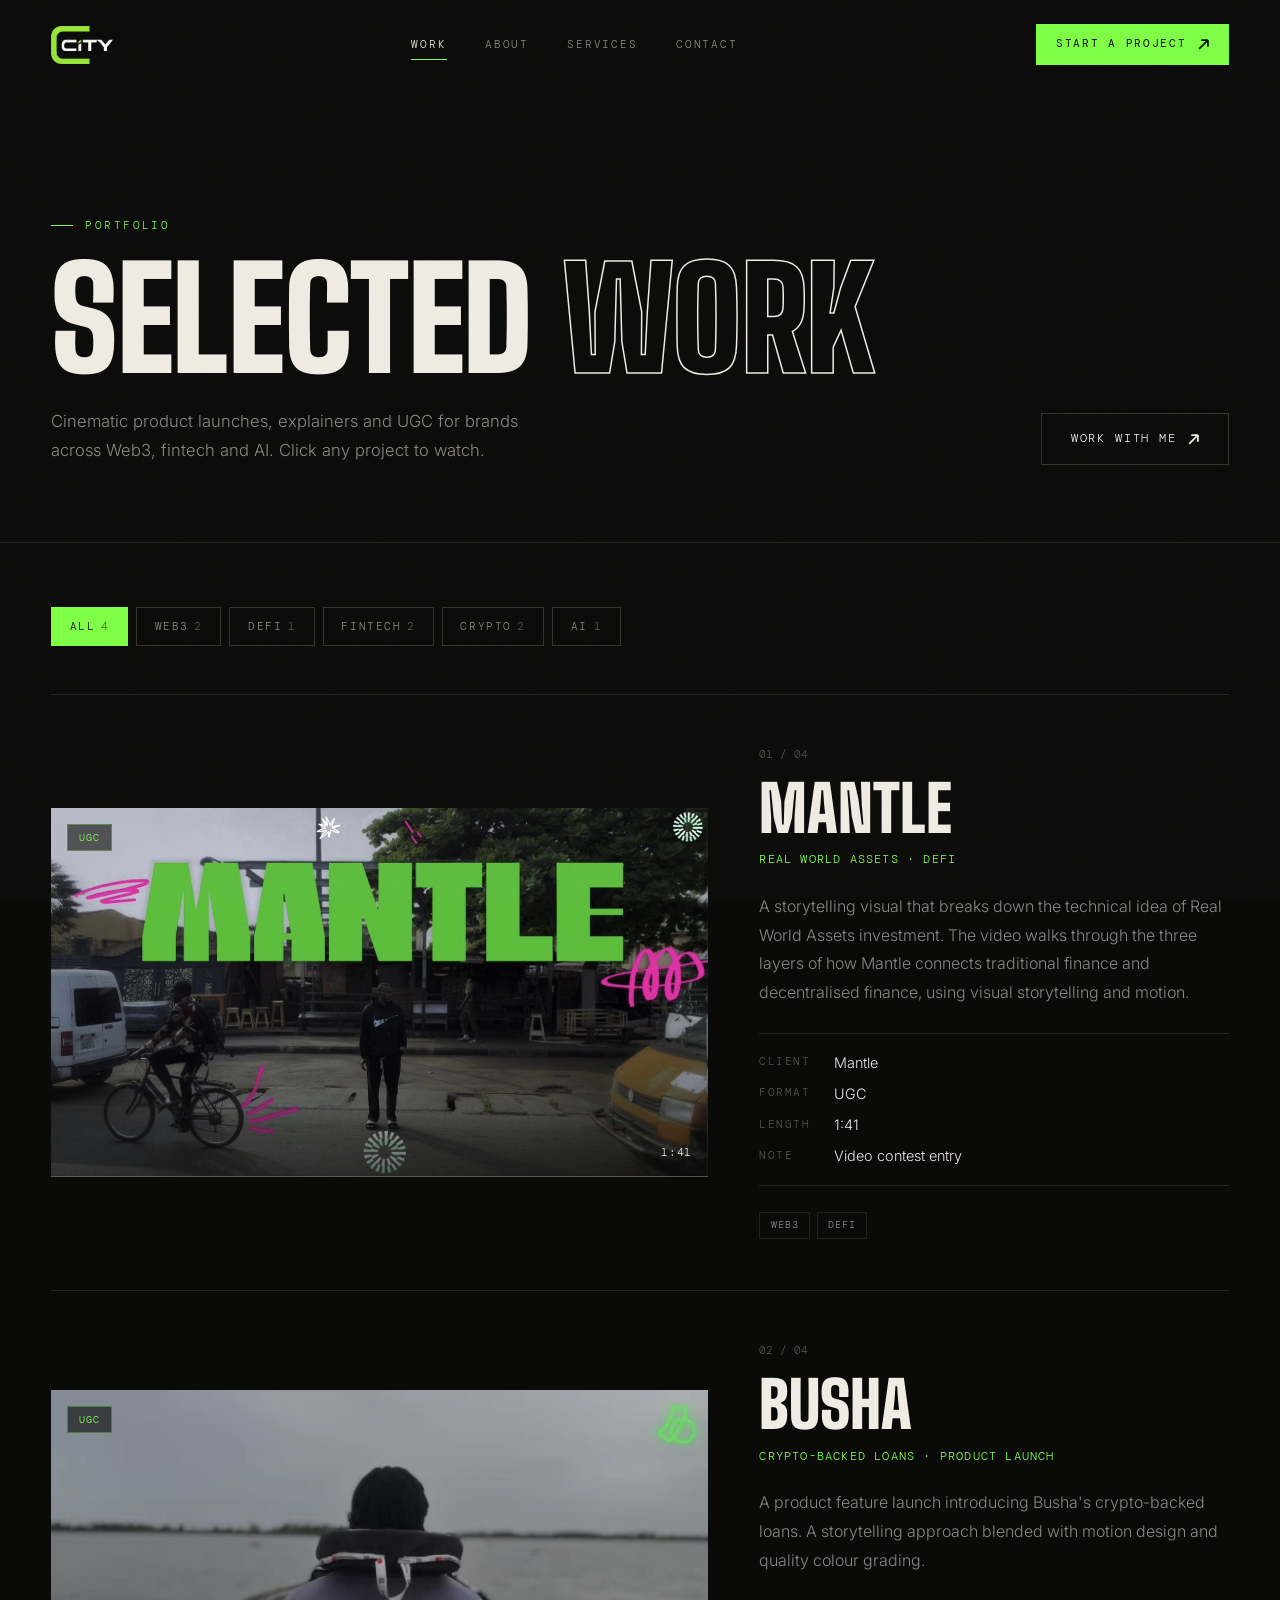
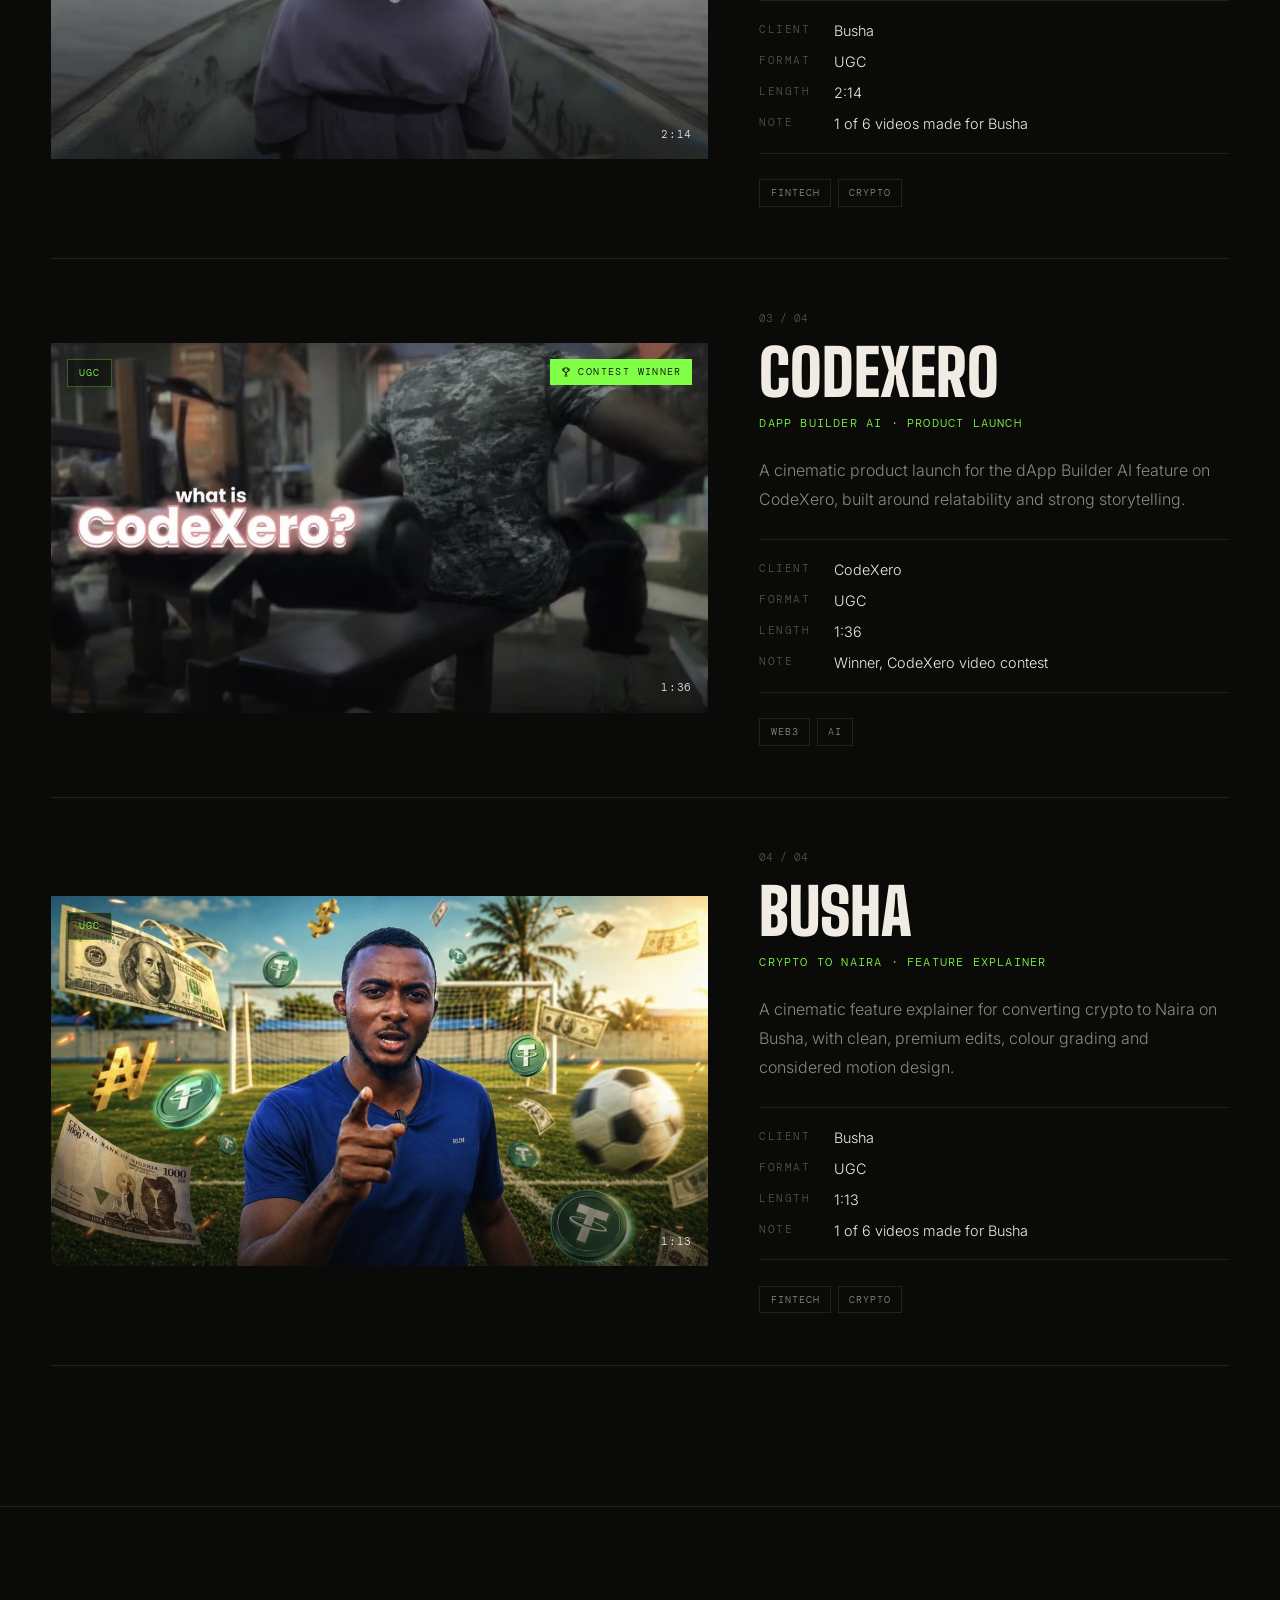
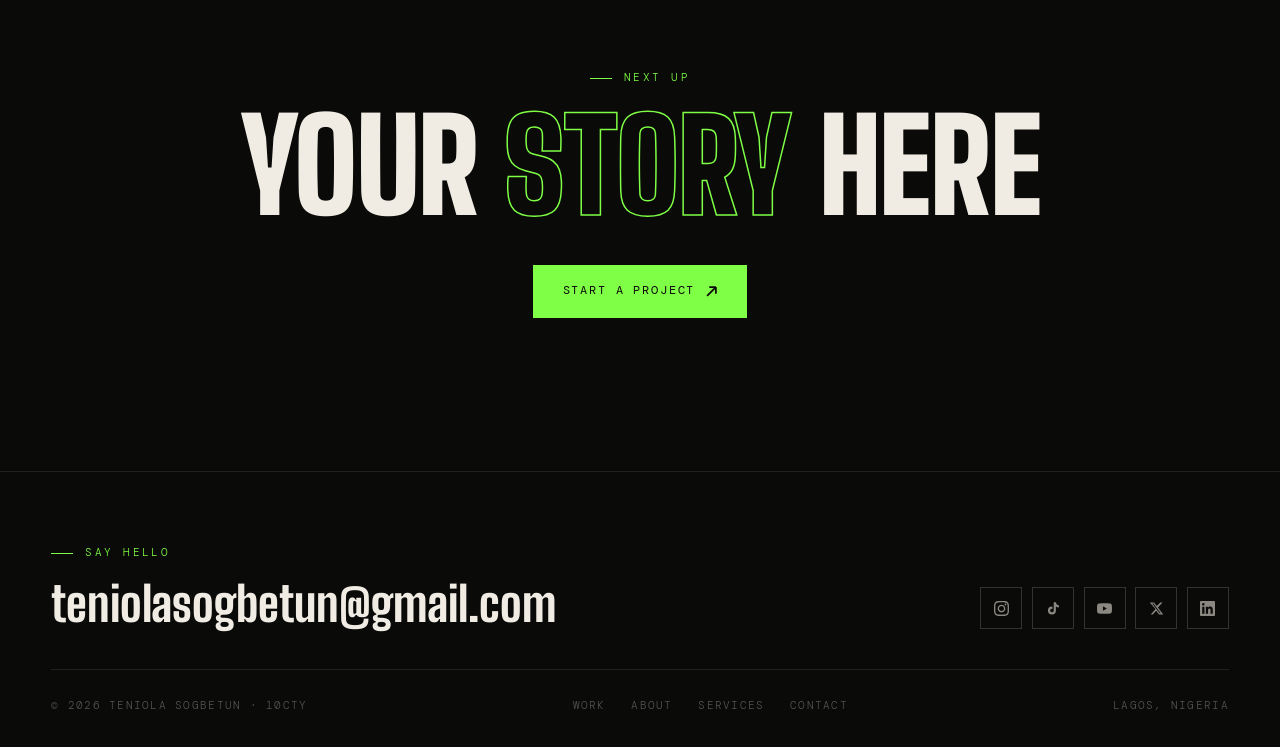
<file: portfolio.html>
<!DOCTYPE html>
<html lang="en"><head><meta charset="UTF-8"><title>Redirecting…</title>
<meta http-equiv="refresh" content="0; url=work.html"><link rel="canonical" href="work.html">
<script>location.replace("work.html"+("work.html".indexOf("#")<0?location.hash:""));</script></head>
<body style="background:#0a0a09;color:#f0ece3;font-family:sans-serif"><a href="work.html" style="color:#7fff45">Continue →</a></body></html>
</file>
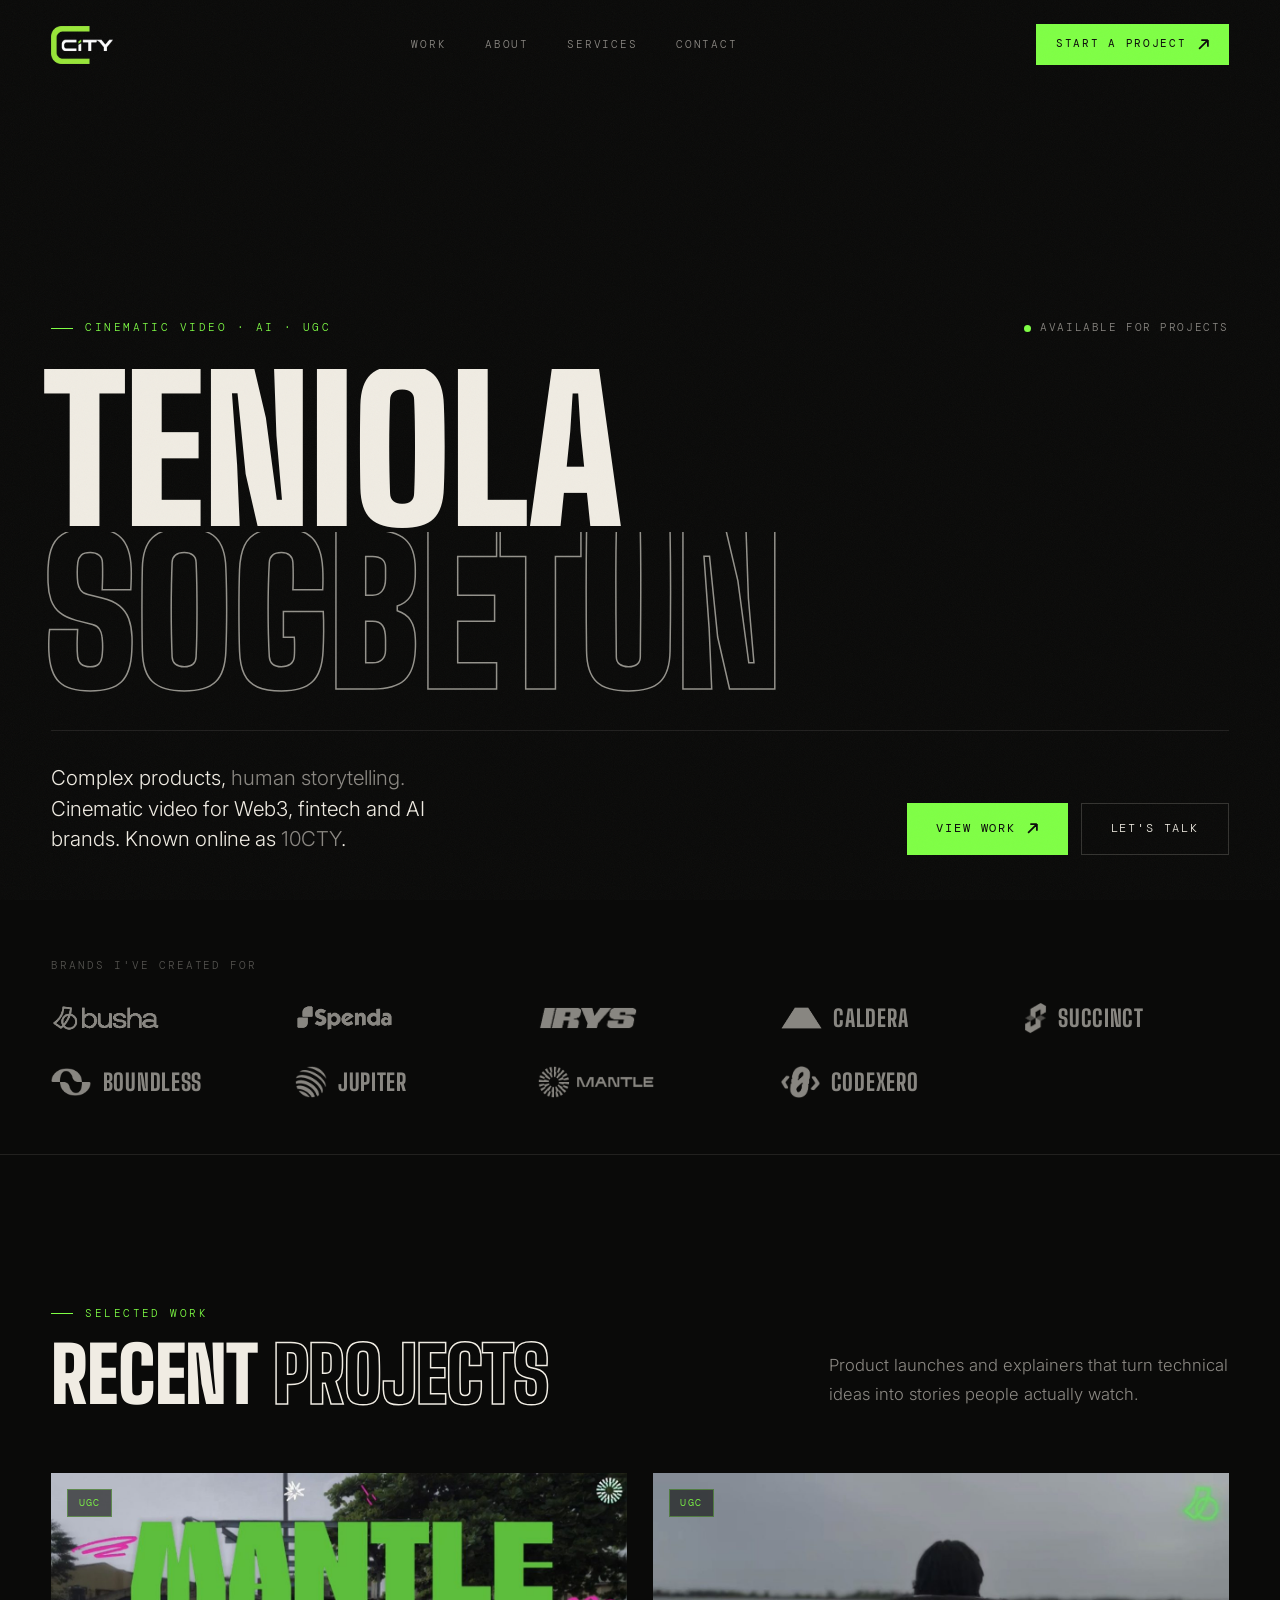
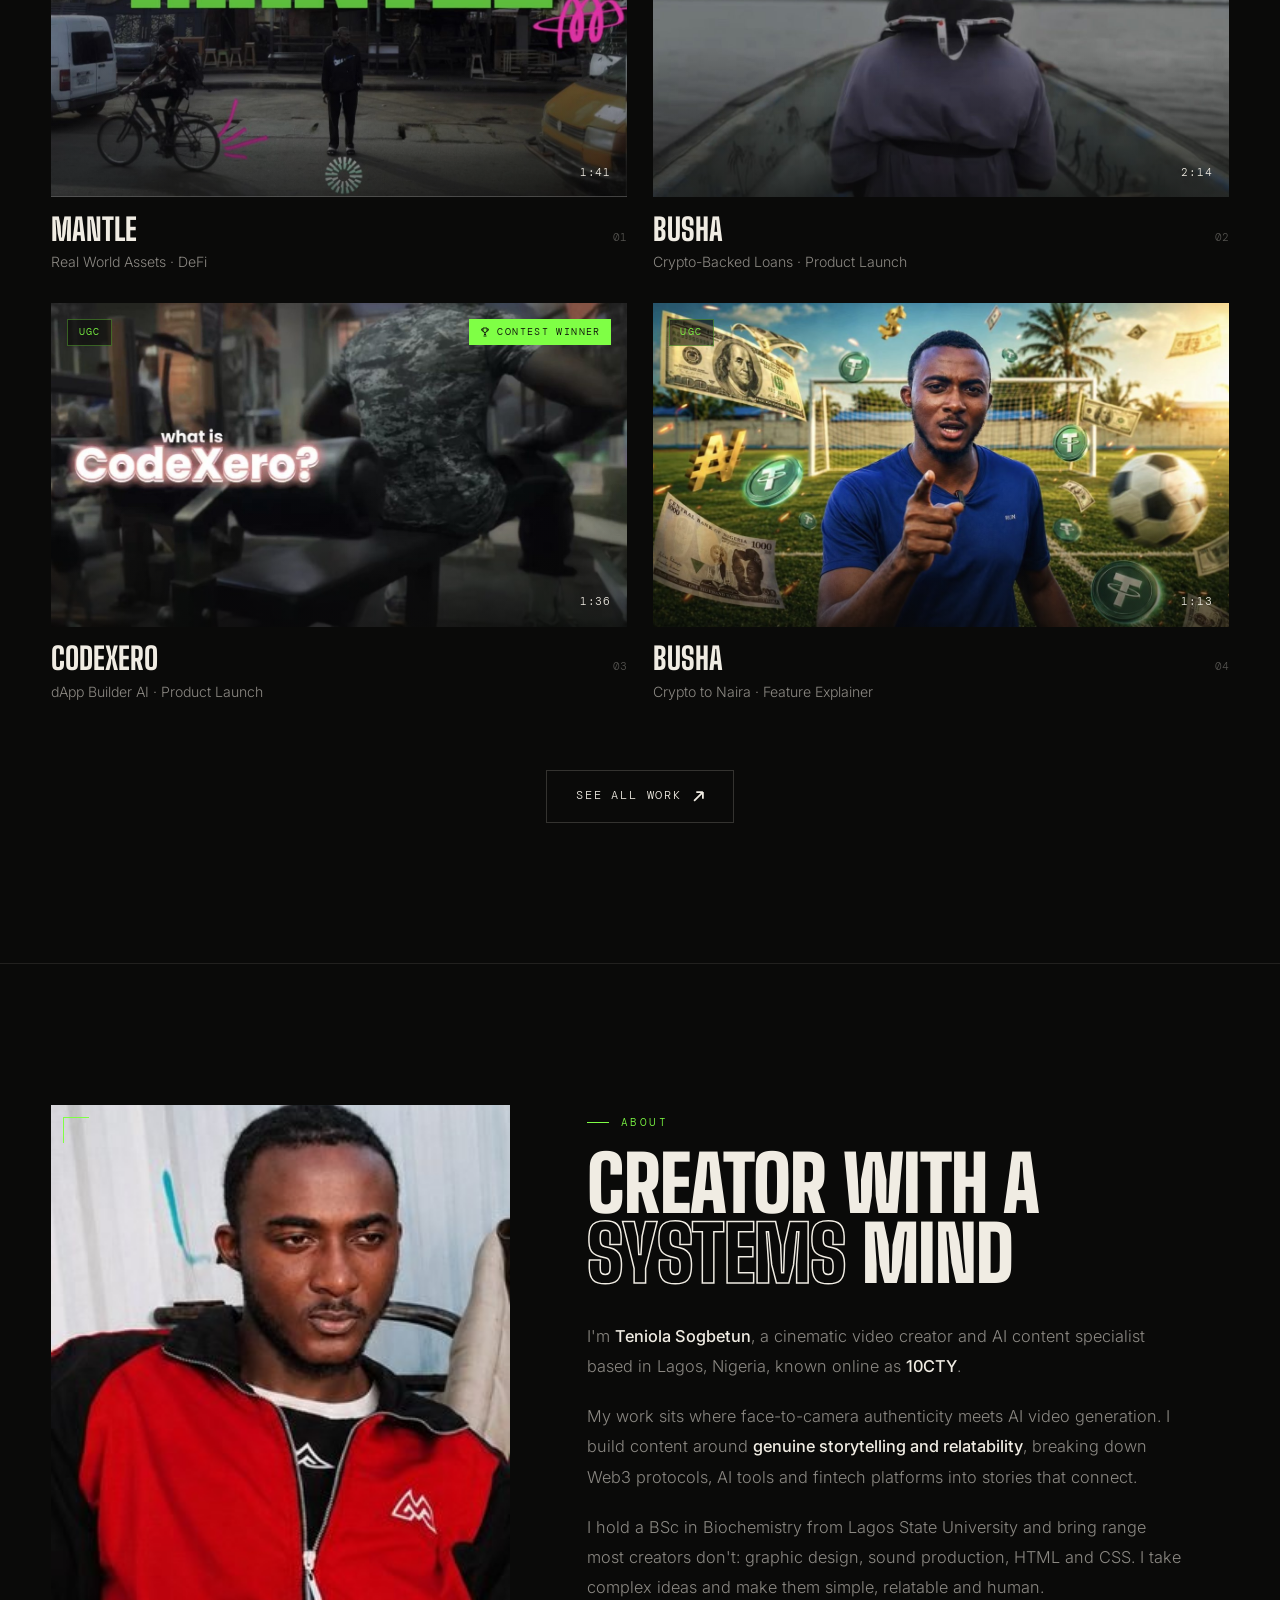
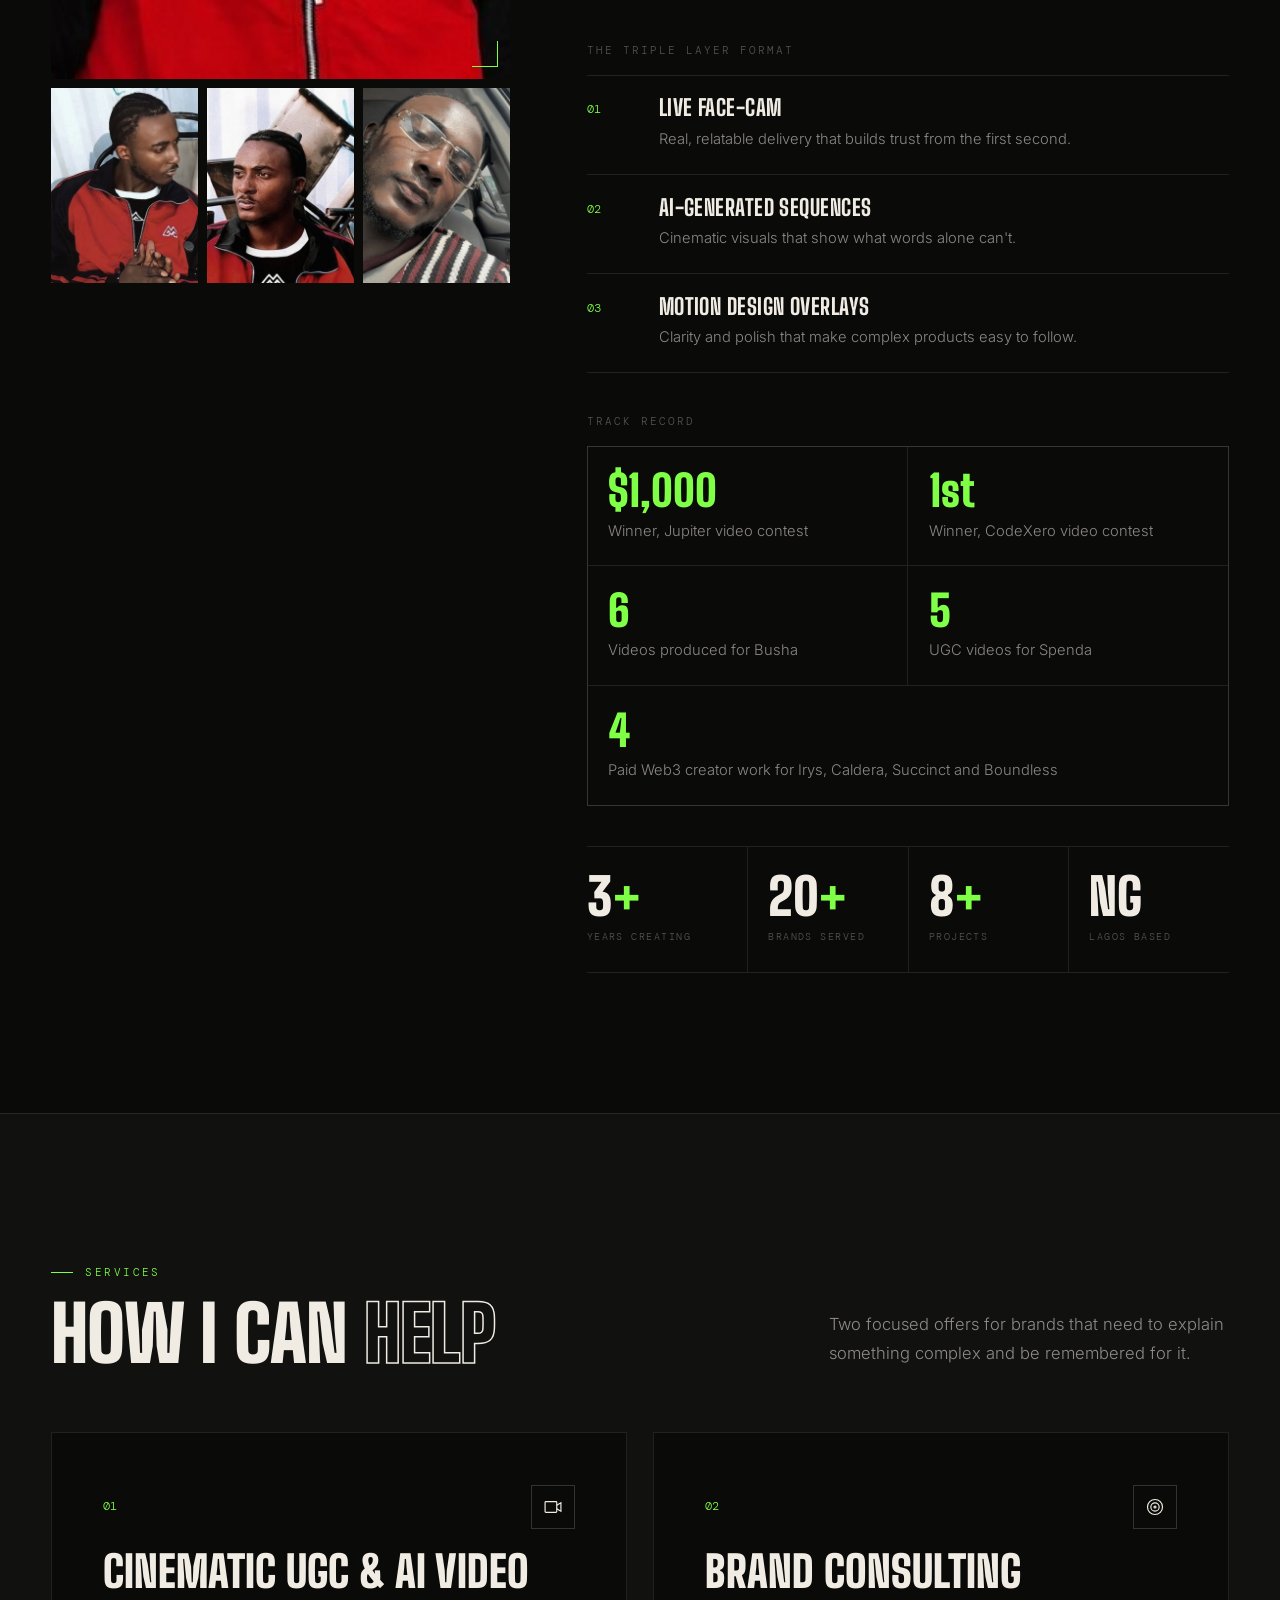
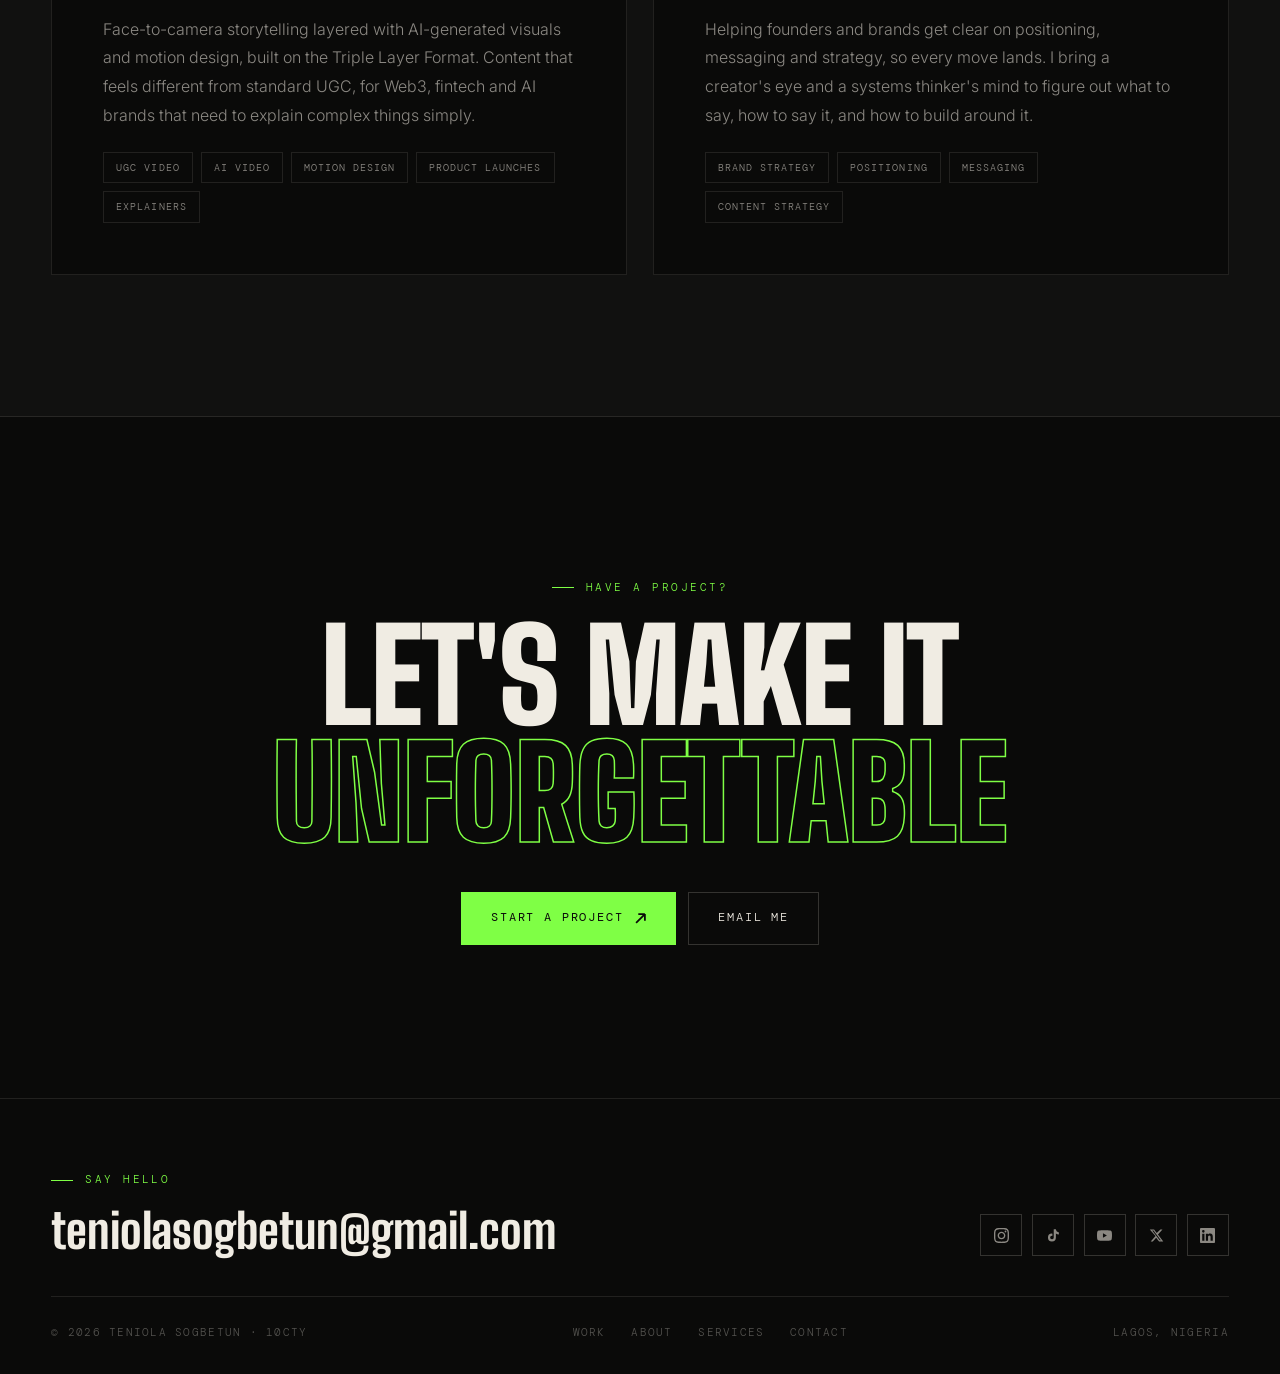
<file: services.html>
<!DOCTYPE html>
<html lang="en"><head><meta charset="UTF-8"><title>Redirecting…</title>
<meta http-equiv="refresh" content="0; url=index.html#services"><link rel="canonical" href="index.html#services">
<script>location.replace("index.html#services"+("index.html#services".indexOf("#")<0?location.hash:""));</script></head>
<body style="background:#0a0a09;color:#f0ece3;font-family:sans-serif"><a href="index.html#services" style="color:#7fff45">Continue →</a></body></html>
</file>
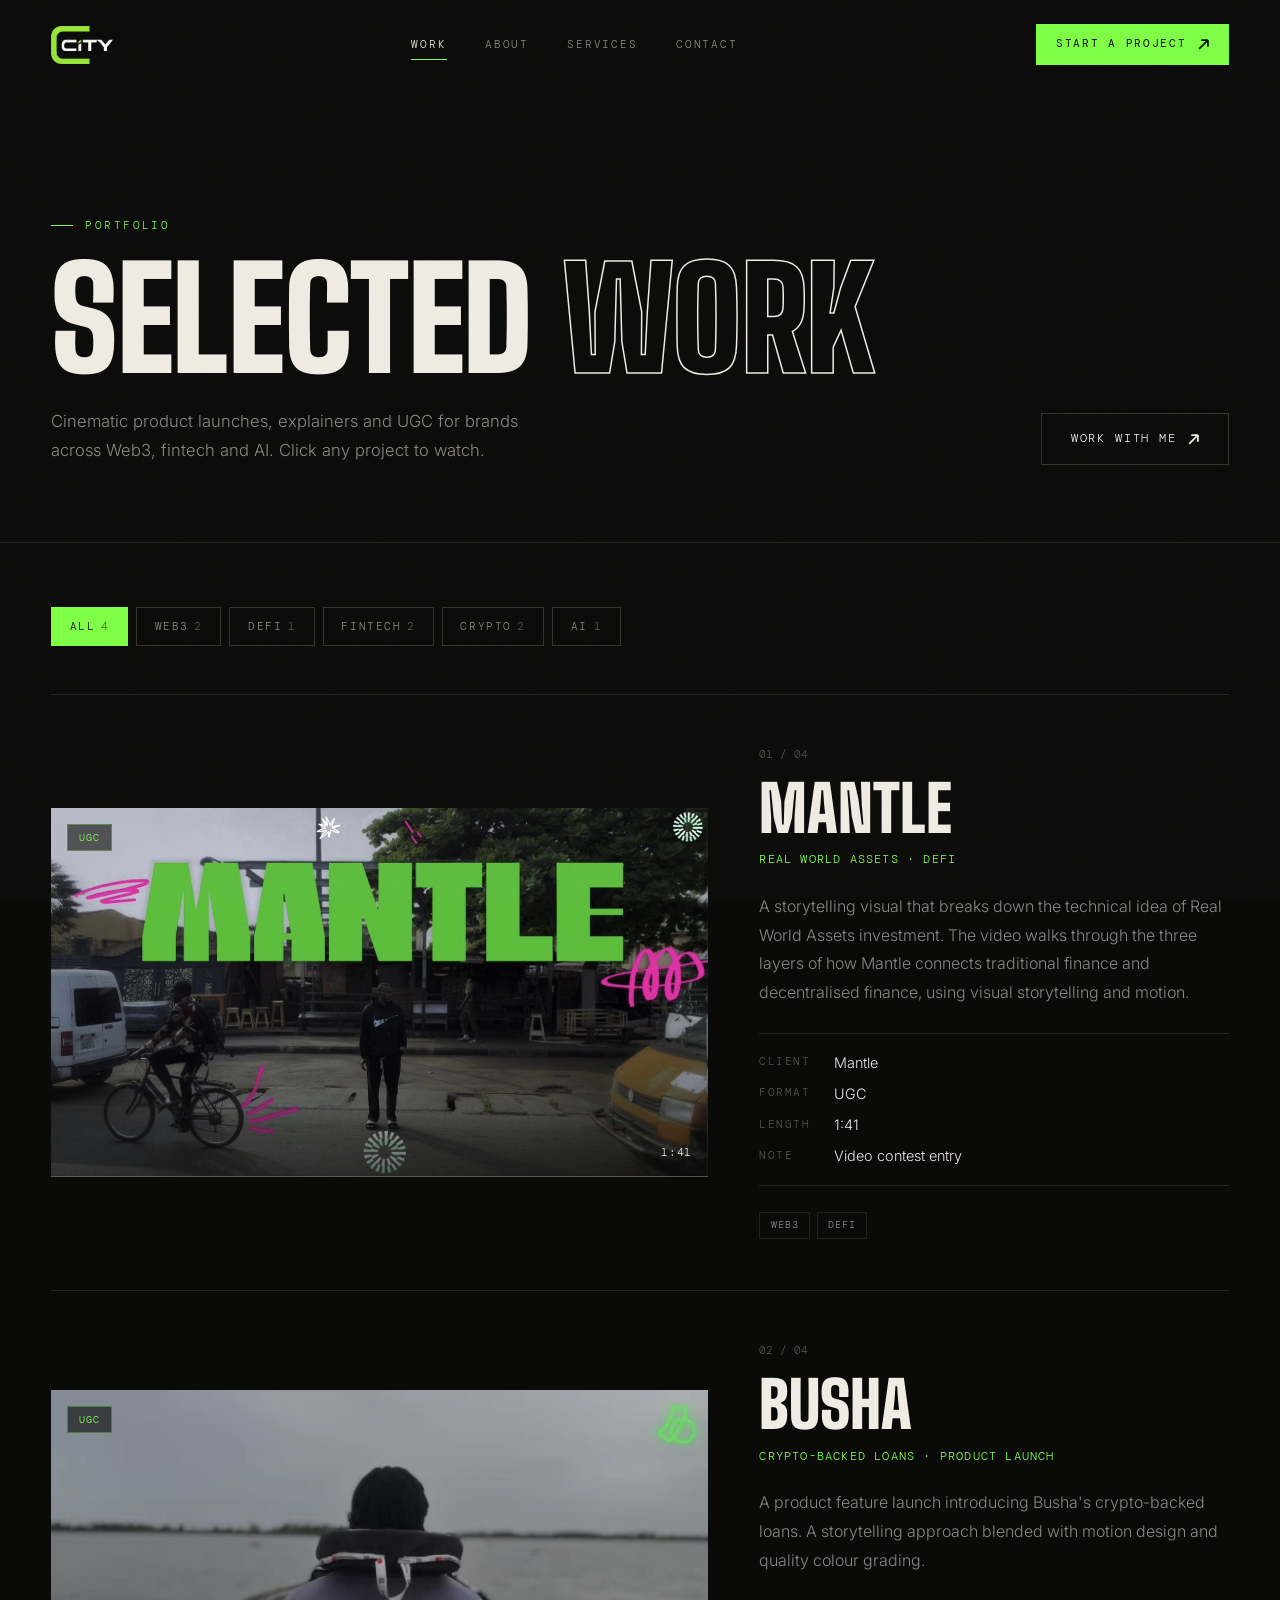
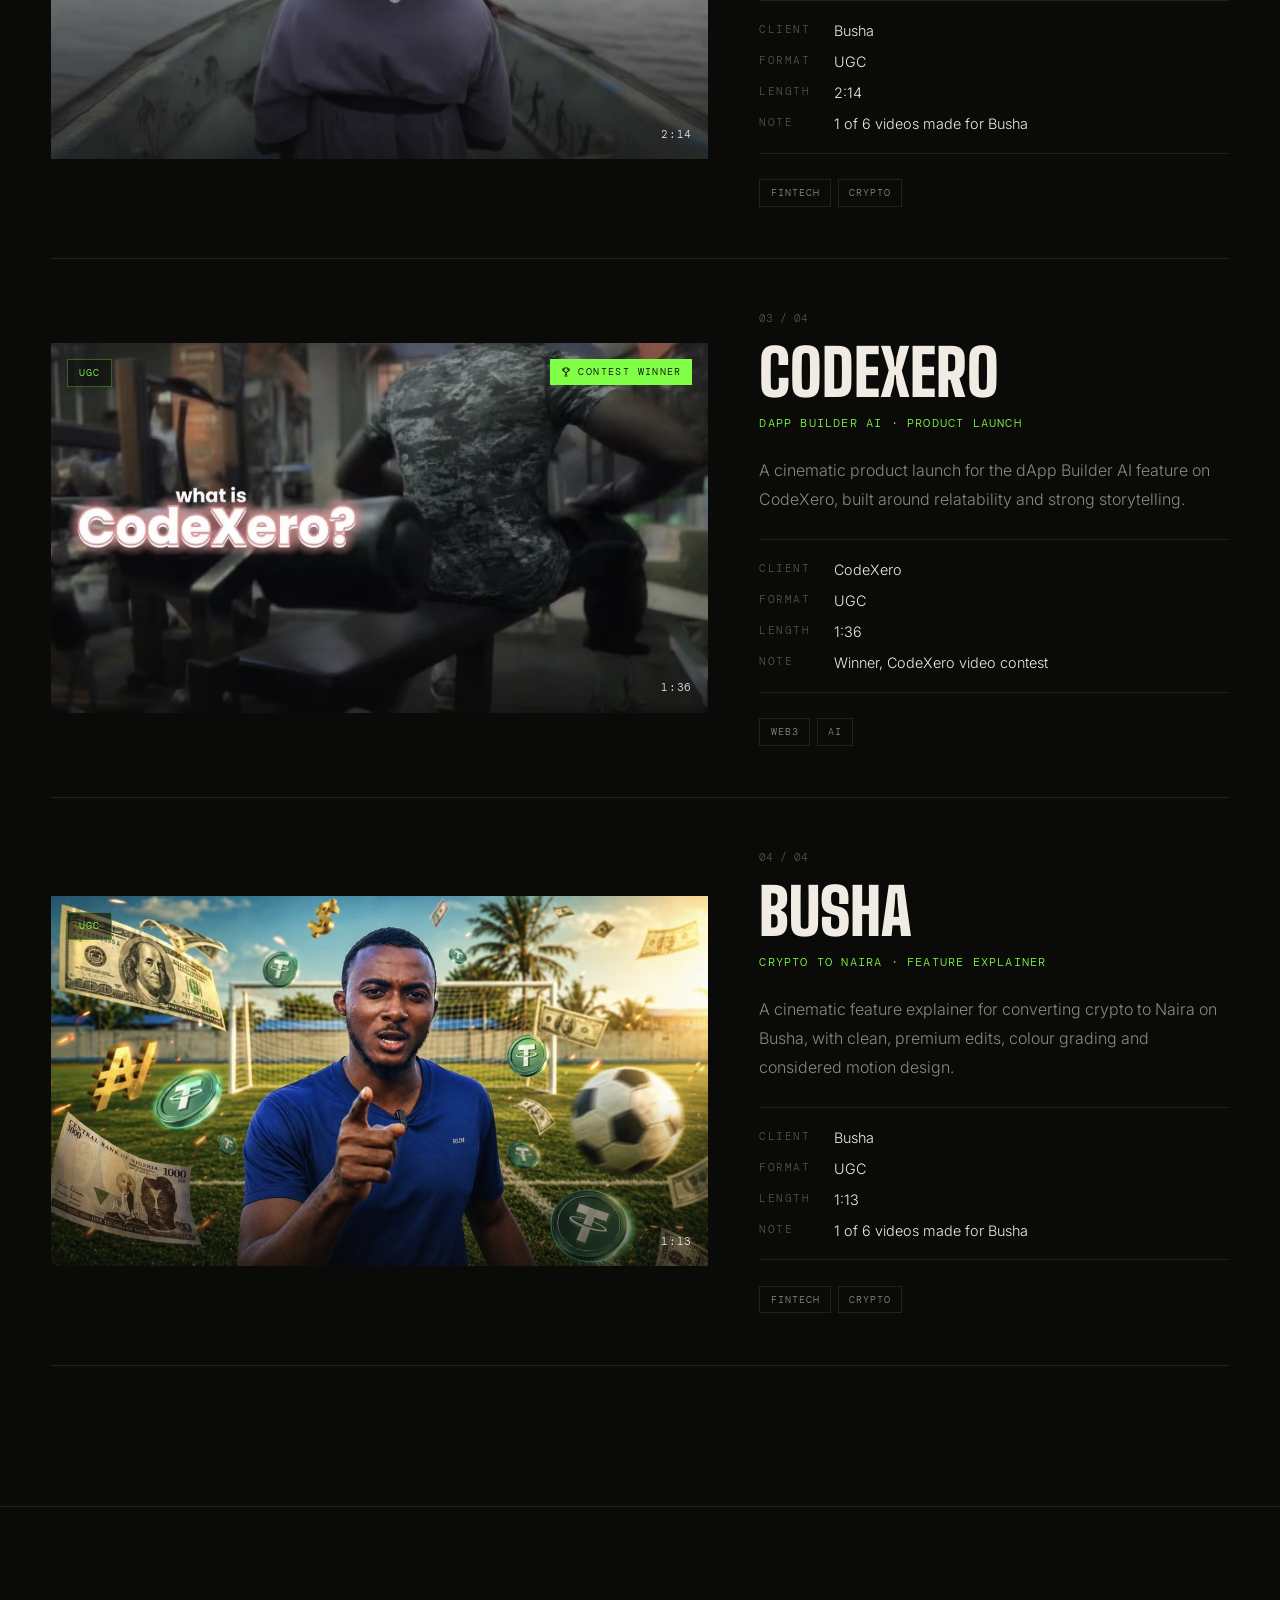
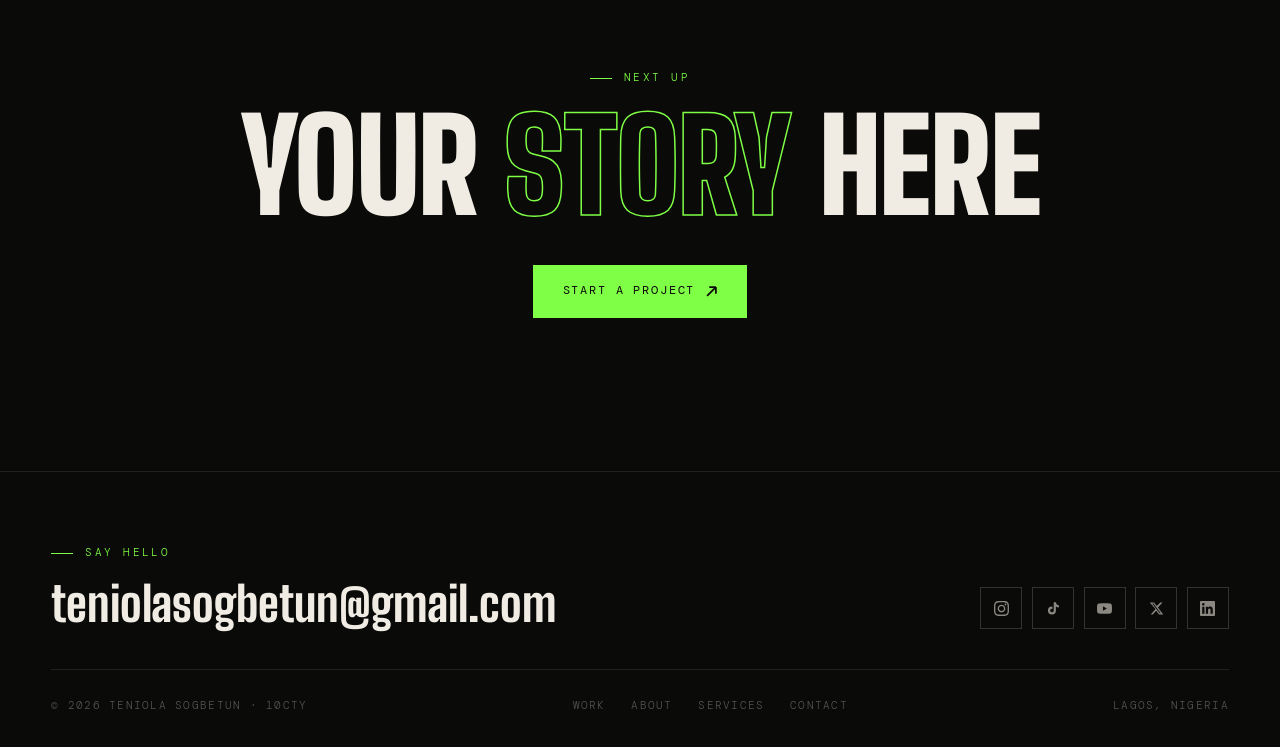
<file: work.html>
<!DOCTYPE html>
<html lang="en" class="no-js">
<head>
<meta charset="UTF-8">
<meta name="viewport" content="width=device-width,initial-scale=1">
<title>Work — Teniola Sogbetun · 10CTY</title>
<meta name="description" content="Teniola Sogbetun (10CTY) — cinematic video creator and AI content specialist in Lagos, making UGC, product launches and explainers for Web3, fintech and AI brands.">
<meta name="theme-color" content="#0a0a09">
<meta property="og:title" content="Work — Teniola Sogbetun · 10CTY">
<meta property="og:description" content="Teniola Sogbetun (10CTY) — cinematic video creator and AI content specialist in Lagos, making UGC, product launches and explainers for Web3, fintech and AI brands.">
<meta property="og:type" content="website">
<meta property="og:image" content="assets/img/mantle.jpg">
<link rel="icon" type="image/png" href="assets/img/logo.png">
<link rel="preconnect" href="https://fonts.googleapis.com">
<link rel="preconnect" href="https://fonts.gstatic.com" crossorigin>
<link href="https://fonts.googleapis.com/css2?family=Big+Shoulders+Display:wght@700;800;900&family=Inter:wght@300;400;500&family=DM+Mono:wght@300;400&display=swap" rel="stylesheet">
<link rel="stylesheet" href="assets/css/style.css">
</head>
<body>
<a class="skip" href="#main">Skip to content</a>

<header class="nav" id="nav">
  <div class="wrap nav-inner">
    <a class="nav-logo" href="index.html" aria-label="10CTY — home"><img src="assets/img/logo.png" alt="10CTY" width="94" height="58"></a>
    <nav class="nav-links" aria-label="Main">
    <a class="nl active" href="work.html">Work</a>
    <a class="nl" href="index.html#about">About</a>
    <a class="nl" href="index.html#services">Services</a>
    <a class="nl" href="contact.html">Contact</a>
    </nav>
    <a class="btn btn-primary" href="contact.html">Start a project <svg viewBox="0 0 10 10" aria-hidden="true"><path d="M1 9L9 1M9 1H3M9 1V7"/></svg></a>
    <button class="burger" id="burger" aria-label="Menu" aria-expanded="false" aria-controls="mob"><span></span><span></span></button>
  </div>
</header>

<div class="mob" id="mob">
  <a href="index.html">Home</a>
  <a href="work.html" class="active">Work</a>
  <a href="index.html#about">About</a>
  <a href="index.html#services">Services</a>
  <a href="contact.html">Contact</a>
  <div class="mob-foot">teniolasogbetun@gmail.com</div>
</div>

<main id="main">
<section class="page-hero">
  <div class="wrap">
    <span class="eyebrow rv">Portfolio</span>
    <h1 class="h-display rv d1">Selected <em>work</em></h1>
    <div class="page-hero-row">
      <p class="lead rv d2">Cinematic product launches, explainers and UGC for brands across Web3, fintech and AI. Click any project to watch.</p>
      <a class="btn btn-ghost rv d2" href="contact.html">Work with me <svg viewBox="0 0 10 10" aria-hidden="true"><path d="M1 9L9 1M9 1H3M9 1V7"/></svg></a>
    </div>
  </div>
</section>

<section class="section" style="padding-top:clamp(2.5rem,5vw,4rem)">
  <div class="wrap">
    <div class="filters" id="filters" role="group" aria-label="Filter projects"></div>
    <div class="work-list" id="work-list"></div>
  </div>
</section>

<section class="cta-band rule">
  <div class="wrap">
    <span class="eyebrow rv">Next up</span>
    <h2 class="h-display rv d1">Your <em>story</em> here</h2>
    <div class="cta-row rv d2"><a class="btn btn-primary" href="contact.html">Start a project <svg viewBox="0 0 10 10" aria-hidden="true"><path d="M1 9L9 1M9 1H3M9 1V7"/></svg></a></div>
  </div>
</section>
</main>

<footer class="foot">
  <div class="wrap">
    <div class="foot-top">
      <div>
        <div class="eyebrow" style="display:flex;margin-bottom:1.1rem">Say hello</div>
        <a class="foot-mail" href="mailto:teniolasogbetun@gmail.com">teniolasogbetun@gmail.com</a>
      </div>
      <div class="soc">
  <a href="https://www.instagram.com/real10cty" target="_blank" rel="noopener" aria-label="Instagram"><svg viewBox="0 0 24 24"><path d="M12 2.163c3.204 0 3.584.012 4.85.07 3.252.148 4.771 1.691 4.919 4.919.058 1.265.069 1.645.069 4.849 0 3.205-.012 3.584-.069 4.849-.149 3.225-1.664 4.771-4.919 4.919-1.266.058-1.644.07-4.85.07-3.204 0-3.584-.012-4.849-.07-3.26-.149-4.771-1.699-4.919-4.92-.058-1.265-.07-1.644-.07-4.849 0-3.204.013-3.583.07-4.849.149-3.227 1.664-4.771 4.919-4.919 1.266-.057 1.645-.069 4.849-.069zm0-2.163c-3.259 0-3.667.014-4.947.072-4.358.2-6.78 2.618-6.98 6.98-.059 1.281-.073 1.689-.073 4.948 0 3.259.014 3.668.072 4.948.2 4.358 2.618 6.78 6.98 6.98 1.281.058 1.689.072 4.948.072 3.259 0 3.668-.014 4.948-.072 4.354-.2 6.782-2.618 6.979-6.98.059-1.28.073-1.689.073-4.948 0-3.259-.014-3.667-.072-4.947-.196-4.354-2.617-6.78-6.979-6.98-1.281-.059-1.69-.073-4.949-.073zm0 5.838c-3.403 0-6.162 2.759-6.162 6.162s2.759 6.163 6.162 6.163 6.162-2.759 6.162-6.163c0-3.403-2.759-6.162-6.162-6.162zm0 10.162c-2.209 0-4-1.79-4-4 0-2.209 1.791-4 4-4s4 1.791 4 4c0 2.21-1.791 4-4 4zm6.406-11.845c-.796 0-1.441.645-1.441 1.44s.645 1.44 1.441 1.44c.795 0 1.439-.645 1.439-1.44s-.644-1.44-1.439-1.44z"/></svg></a>
  <a href="https://www.tiktok.com/@10cty" target="_blank" rel="noopener" aria-label="TikTok"><svg viewBox="0 0 24 24"><path d="M19.59 6.69a4.83 4.83 0 01-3.77-4.25V2h-3.45v13.67a2.89 2.89 0 01-2.88 2.5 2.89 2.89 0 01-2.89-2.89 2.89 2.89 0 012.89-2.89c.28 0 .54.04.79.1V9.01a6.33 6.33 0 00-.79-.05 6.34 6.34 0 00-6.34 6.34 6.34 6.34 0 006.34 6.34 6.34 6.34 0 006.33-6.34V8.69a8.18 8.18 0 004.78 1.52V6.76a4.85 4.85 0 01-1.01-.07z"/></svg></a>
  <a href="https://www.youtube.com/@real10cty" target="_blank" rel="noopener" aria-label="YouTube"><svg viewBox="0 0 24 24"><path d="M23.498 6.186a3.016 3.016 0 00-2.122-2.136C19.505 3.545 12 3.545 12 3.545s-7.505 0-9.377.505A3.017 3.017 0 00.502 6.186C0 8.07 0 12 0 12s0 3.93.502 5.814a3.016 3.016 0 002.122 2.136c1.871.505 9.376.505 9.376.505s7.505 0 9.377-.505a3.015 3.015 0 002.122-2.136C24 15.93 24 12 24 12s0-3.93-.502-5.814zM9.545 15.568V8.432L15.818 12l-6.273 3.568z"/></svg></a>
  <a href="https://x.com/10cty" target="_blank" rel="noopener" aria-label="X"><svg viewBox="0 0 24 24"><path d="M18.244 2.25h3.308l-7.227 8.26 8.502 11.24H16.17l-4.714-6.231-5.401 6.231H2.744l7.73-8.835L1.254 2.25H8.08l4.253 5.622zm-1.161 17.52h1.833L7.084 4.126H5.117z"/></svg></a>
  <a href="https://www.linkedin.com/in/teniola-sogbetun-a78aa321b/" target="_blank" rel="noopener" aria-label="LinkedIn"><svg viewBox="0 0 24 24"><path d="M20.447 20.452h-3.554v-5.569c0-1.328-.027-3.037-1.852-3.037-1.853 0-2.136 1.445-2.136 2.939v5.667H9.351V9h3.414v1.561h.046c.477-.9 1.637-1.85 3.37-1.85 3.601 0 4.267 2.37 4.267 5.455v6.286zM5.337 7.433a2.062 2.062 0 01-2.063-2.065 2.064 2.064 0 112.063 2.065zm1.782 13.019H3.555V9h3.564v11.452zM22.225 0H1.771C.792 0 0 .774 0 1.729v20.542C0 23.227.792 24 1.771 24h20.451C23.2 24 24 23.227 24 22.271V1.729C24 .774 23.2 0 22.222 0h.003z"/></svg></a>
</div>
    </div>
    <div class="foot-bottom">
      <span>© <span data-year>2026</span> Teniola Sogbetun · 10CTY</span>
      <nav aria-label="Footer"><a href="work.html">Work</a><a href="index.html#about">About</a><a href="index.html#services">Services</a><a href="contact.html">Contact</a></nav>
      <span>Lagos, Nigeria</span>
    </div>
  </div>
</footer>

<script src="assets/js/projects.js"></script>
<script src="assets/js/main.js"></script>
</body>
</html>
</file>
<file: assets/css/style.css>
/* ==========================================================
   10CTY — Teniola Sogbetun
   Shared stylesheet for all pages
   ========================================================== */

:root{
  --bg:#0a0a09;
  --bg-2:#111110;
  --bg-3:#171715;
  --ink:#f0ece3;
  --muted:rgba(240,236,227,.56);
  --faint:rgba(240,236,227,.32);
  --line:rgba(240,236,227,.1);
  --line-2:rgba(240,236,227,.18);
  --green:#7fff45;
  --green-soft:rgba(127,255,69,.12);
  --green-line:rgba(127,255,69,.32);

  --f-display:'Big Shoulders Display',Impact,sans-serif;
  --f-body:'Inter',system-ui,-apple-system,sans-serif;
  --f-mono:'DM Mono',ui-monospace,monospace;

  --pad:clamp(1.25rem,4vw,4rem);
  --max:1400px;
  --ease:cubic-bezier(.22,1,.36,1);
  color-scheme:dark;
}

*,*::before,*::after{box-sizing:border-box;margin:0;padding:0}
html{scroll-behavior:smooth;-webkit-text-size-adjust:100%}
body{
  background:var(--bg);color:var(--ink);
  font-family:var(--f-body);font-weight:300;font-size:16px;line-height:1.6;
  overflow-x:hidden;-webkit-font-smoothing:antialiased;
}
a{color:inherit;text-decoration:none}
img,video{display:block;max-width:100%}
button{background:none;border:none;color:inherit;font:inherit;cursor:pointer}
::selection{background:var(--green);color:var(--bg)}
:focus-visible{outline:2px solid var(--green);outline-offset:3px}

/* film grain */
body::after{
  content:'';position:fixed;inset:0;z-index:9000;pointer-events:none;opacity:.035;
  background-image:url("data:image/svg+xml,%3Csvg xmlns='http://www.w3.org/2000/svg' width='300' height='300'%3E%3Cfilter id='n'%3E%3CfeTurbulence type='fractalNoise' baseFrequency='.75' numOctaves='4' stitchTiles='stitch'/%3E%3C/filter%3E%3Crect width='300' height='300' filter='url(%23n)'/%3E%3C/svg%3E");
  background-size:200px;
}
::-webkit-scrollbar{width:4px}
::-webkit-scrollbar-thumb{background:var(--green)}
::-webkit-scrollbar-track{background:var(--bg)}

.wrap{width:100%;max-width:var(--max);margin:0 auto;padding:0 var(--pad)}
.skip{position:absolute;left:-999px;top:0;background:var(--green);color:var(--bg);padding:.6rem 1rem;z-index:9999}
.skip:focus{left:1rem;top:1rem}

/* ---------- type helpers ---------- */
.eyebrow{
  font-family:var(--f-mono);font-size:.7rem;letter-spacing:.22em;text-transform:uppercase;
  color:var(--green);display:inline-flex;align-items:center;gap:.75rem;
}
.eyebrow::before{content:'';width:22px;height:1px;background:currentColor}
.h-display{
  font-family:var(--f-display);font-weight:900;text-transform:uppercase;
  line-height:.92;letter-spacing:-.01em;
}
.h-section{font-size:clamp(2.6rem,6vw,5.2rem)}
.h-section em,.h-display em{font-style:normal;color:transparent;-webkit-text-stroke:1.5px var(--ink)}
.lead{font-size:clamp(1rem,1.3vw,1.15rem);color:var(--muted);max-width:52ch;line-height:1.75}
.mono{font-family:var(--f-mono)}
.accent{color:var(--green)}

/* ---------- buttons ---------- */
.btn{
  font-family:var(--f-mono);font-size:.72rem;letter-spacing:.16em;text-transform:uppercase;
  display:inline-flex;align-items:center;gap:.7rem;padding:1rem 1.8rem;
  border:1px solid var(--line-2);transition:background .3s var(--ease),color .3s,border-color .3s,transform .3s var(--ease);
  white-space:nowrap;
}
.btn svg{width:11px;height:11px;stroke:currentColor;fill:none;stroke-width:1.6;transition:transform .3s var(--ease)}
.btn:hover svg{transform:translate(2px,-2px)}
.btn-primary{background:var(--green);color:var(--bg);border-color:var(--green);font-weight:400}
.btn-primary:hover{background:var(--ink);border-color:var(--ink)}
.btn-ghost:hover{border-color:var(--green);color:var(--green)}

/* ---------- nav ---------- */
.nav{
  position:fixed;top:0;left:0;right:0;z-index:500;
  transition:background .4s,border-color .4s,padding .4s;
  border-bottom:1px solid transparent;
}
.nav-inner{display:flex;align-items:center;justify-content:space-between;padding-top:1.5rem;padding-bottom:1.5rem;transition:padding .4s}
.nav.solid{background:rgba(10,10,9,.88);backdrop-filter:blur(18px);-webkit-backdrop-filter:blur(18px);border-color:var(--line)}
.nav.solid .nav-inner{padding-top:.9rem;padding-bottom:.9rem}
.nav-logo img{height:38px;width:auto}
.nav-links{display:flex;align-items:center;gap:2.4rem}
.nl{
  font-family:var(--f-mono);font-size:.7rem;letter-spacing:.16em;text-transform:uppercase;
  color:var(--muted);position:relative;transition:color .25s;padding:.3rem 0;
}
.nl::after{content:'';position:absolute;left:0;right:0;bottom:-2px;height:1px;background:var(--green);transform:scaleX(0);transform-origin:left;transition:transform .35s var(--ease)}
.nl:hover,.nl.active{color:var(--ink)}
.nl:hover::after,.nl.active::after{transform:scaleX(1)}
.nav .btn{padding:.7rem 1.2rem;font-size:.66rem}
.burger{display:none;width:40px;height:40px;align-items:center;justify-content:center;flex-direction:column;gap:6px}
.burger span{display:block;width:22px;height:1.5px;background:var(--ink);transition:transform .3s var(--ease),opacity .2s}
.burger[aria-expanded="true"] span:nth-child(1){transform:translateY(3.75px) rotate(45deg)}
.burger[aria-expanded="true"] span:nth-child(2){transform:translateY(-3.75px) rotate(-45deg)}

.mob{
  position:fixed;inset:0;z-index:450;background:var(--bg);
  display:flex;flex-direction:column;justify-content:center;padding:0 var(--pad);gap:.25rem;
  opacity:0;visibility:hidden;transition:opacity .35s,visibility .35s;
}
.mob.open{opacity:1;visibility:visible}
.mob a{font-family:var(--f-display);font-weight:900;font-size:clamp(3rem,13vw,5rem);line-height:1.05;text-transform:uppercase;color:var(--faint);transition:color .2s}
.mob a:hover,.mob a.active{color:var(--green)}
.mob .mob-foot{margin-top:2.5rem;font-family:var(--f-mono);font-size:.75rem;color:var(--muted);letter-spacing:.08em}

/* ---------- hero (home) ---------- */
.hero{
  position:relative;min-height:100svh;display:flex;flex-direction:column;justify-content:flex-end;
  overflow:hidden;padding-bottom:clamp(2rem,5vh,4rem);
}
.hero-media{position:absolute;inset:0;z-index:0}
.hero-media video{width:100%;height:100%;object-fit:cover;opacity:.28;filter:grayscale(55%) contrast(1.1)}
.hero-media::after{
  content:'';position:absolute;inset:0;
  background:
    linear-gradient(to bottom,rgba(10,10,9,.55) 0%,rgba(10,10,9,0) 30%,rgba(10,10,9,.2) 60%,var(--bg) 100%),
    radial-gradient(ellipse 90% 70% at 50% 40%,transparent 40%,rgba(10,10,9,.75) 100%);
}
.hero-content{position:relative;z-index:2;width:100%}
.hero-top{display:flex;justify-content:space-between;align-items:center;gap:1rem;margin-bottom:2rem;flex-wrap:wrap}
.status{font-family:var(--f-mono);font-size:.7rem;letter-spacing:.14em;text-transform:uppercase;color:var(--muted);display:inline-flex;align-items:center;gap:.6rem}
.status .dot{width:7px;height:7px;border-radius:50%;background:var(--green);box-shadow:0 0 0 0 rgba(127,255,69,.6);animation:pulse 2.2s infinite}
@keyframes pulse{0%{box-shadow:0 0 0 0 rgba(127,255,69,.55)}70%{box-shadow:0 0 0 10px rgba(127,255,69,0)}100%{box-shadow:0 0 0 0 rgba(127,255,69,0)}}
.hero-name{font-size:clamp(4.2rem,15.5vw,15rem);line-height:.82;margin-left:-.04em}
.hero-name .line{display:block;overflow:hidden}
.hero-name .line>span{display:block;transform:translateY(105%);animation:rise 1.1s var(--ease) forwards}
.hero-name .line:nth-child(2)>span{animation-delay:.12s}
.hero-name .outline{color:transparent;-webkit-text-stroke:1.5px rgba(240,236,227,.6)}
@keyframes rise{to{transform:translateY(0)}}
.hero-bottom{
  display:grid;grid-template-columns:1fr auto;align-items:end;gap:2rem;
  margin-top:2.2rem;padding-top:2rem;border-top:1px solid var(--line);
}
.hero-tag{font-size:clamp(1.05rem,1.6vw,1.35rem);color:var(--ink);max-width:34ch;line-height:1.5}
.hero-tag span{color:var(--muted)}
.hero-ctas{display:flex;gap:.8rem;flex-wrap:wrap}

/* ---------- sections ---------- */
section{position:relative}
.work-item,section[id]{scroll-margin-top:80px}
.section{padding:clamp(5rem,11vw,9rem) 0}
.section-head{display:flex;justify-content:space-between;align-items:flex-end;gap:2rem;margin-bottom:clamp(2.5rem,5vw,4rem);flex-wrap:wrap}
.section-head .h-display{margin-top:1rem}
.section-head .lead{max-width:40ch}
.rule{border-top:1px solid var(--line)}

/* ---------- brands ---------- */
.brands{padding:clamp(2.5rem,5vw,3.5rem) 0;border-bottom:1px solid var(--line)}
.brands-inner{display:flex;flex-direction:column;align-items:flex-start;gap:1.75rem}
.brands-label{font-family:var(--f-mono);font-size:.68rem;letter-spacing:.18em;text-transform:uppercase;color:var(--faint);flex:0 0 auto;max-width:none;line-height:1.7}
.brand-list{display:grid;width:100%;grid-template-columns:repeat(5,1fr);align-items:center;gap:2rem clamp(1.5rem,3vw,2.5rem);list-style:none}
.brand{display:flex;align-items:center;opacity:.55;transition:opacity .3s,color .3s}
.brand:hover{opacity:1;color:var(--green)}
.brand{gap:.7rem}
.brand-mark{display:block;height:var(--h,30px);background:currentColor;-webkit-mask-position:center;mask-position:center;-webkit-mask-size:contain;mask-size:contain;-webkit-mask-repeat:no-repeat;mask-repeat:no-repeat}
.brand-mark img{height:100%;width:auto;visibility:hidden}
.brand-name{font-family:var(--f-display);font-weight:800;font-size:1.45rem;text-transform:uppercase;letter-spacing:.03em;line-height:1}
.brand-word{font-family:var(--f-display);font-weight:800;font-size:clamp(1.5rem,2.6vw,2.2rem);text-transform:uppercase;letter-spacing:.04em;line-height:1}

/* ---------- project cards ---------- */
.grid-2{display:grid;grid-template-columns:repeat(2,1fr);gap:clamp(1rem,2vw,1.75rem)}
.card{position:relative;display:block;text-align:left;width:100%}
.card-media{position:relative;aspect-ratio:16/9;overflow:hidden;background:var(--bg-2)}
.card-media img{width:100%;height:100%;object-fit:cover;transition:transform .9s var(--ease),filter .5s}
.card:hover .card-media img{transform:scale(1.045)}
.card-media::after{content:'';position:absolute;inset:0;background:linear-gradient(to top,rgba(10,10,9,.6),transparent 45%);pointer-events:none}
.card-play{
  position:absolute;left:50%;top:50%;z-index:2;width:76px;height:76px;border-radius:50%;
  display:flex;align-items:center;justify-content:center;
  background:rgba(10,10,9,.45);backdrop-filter:blur(8px);-webkit-backdrop-filter:blur(8px);
  border:1px solid var(--line-2);
  transform:translate(-50%,-50%) scale(.85);opacity:0;transition:opacity .35s,transform .45s var(--ease),background .3s;
}
.card-play svg{width:18px;height:18px;fill:var(--ink);margin-left:3px}
.card:hover .card-play,.card:focus-visible .card-play{opacity:1;transform:translate(-50%,-50%) scale(1)}
.card:hover .card-play{background:var(--green);border-color:var(--green)}
.card:hover .card-play svg{fill:var(--bg)}
.card-badge{
  position:absolute;top:1rem;left:1rem;z-index:2;
  font-family:var(--f-mono);font-size:.62rem;letter-spacing:.14em;text-transform:uppercase;
  color:var(--green);border:1px solid var(--green-line);background:rgba(10,10,9,.6);padding:.3rem .65rem;
}
.card-award{
  position:absolute;top:1rem;right:1rem;z-index:2;display:inline-flex;align-items:center;gap:.4rem;
  font-family:var(--f-mono);font-size:.62rem;letter-spacing:.14em;text-transform:uppercase;
  color:var(--bg);background:var(--green);padding:.32rem .65rem;
}
.card-award svg{width:12px;height:12px;stroke:currentColor;fill:none;stroke-width:1.8}
.card-dur{position:absolute;bottom:1rem;right:1rem;z-index:2;font-family:var(--f-mono);font-size:.68rem;letter-spacing:.08em;color:var(--ink)}
.card-info{display:flex;justify-content:space-between;align-items:baseline;gap:1rem;padding:1.1rem 0 .2rem}
.card-title{font-family:var(--f-display);font-weight:800;font-size:clamp(1.5rem,2.4vw,2rem);text-transform:uppercase;line-height:1;transition:color .25s}
.card:hover .card-title{color:var(--green)}
.card-sub{font-size:.88rem;color:var(--muted);margin-top:.35rem}
.card-num{font-family:var(--f-mono);font-size:.7rem;color:var(--faint)}
.center-cta{display:flex;justify-content:center;margin-top:clamp(2.5rem,5vw,4rem)}

/* ---------- about (home) ---------- */
.about-grid{display:grid;grid-template-columns:5fr 7fr;gap:clamp(2.5rem,6vw,6rem);align-items:start}
.about-visual{position:relative;position:sticky;top:110px}
.about-photo{position:relative;aspect-ratio:4/5;overflow:hidden;background:var(--bg-2)}
.about-photo img{width:100%;height:100%;object-fit:cover}
.about-photo::before,.about-photo::after{content:'';position:absolute;width:26px;height:26px;border-color:var(--green);border-style:solid;z-index:2}
.about-photo::before{top:12px;left:12px;border-width:1px 0 0 1px}
.about-photo::after{bottom:12px;right:12px;border-width:0 1px 1px 0}
.about-strip{display:grid;grid-template-columns:repeat(3,1fr);gap:.6rem;margin-top:.6rem}
.about-strip img{aspect-ratio:3/4;object-fit:cover;width:100%;filter:grayscale(.35);transition:filter .4s}
.about-strip img:hover{filter:none}
.about-copy .h-display{margin:1rem 0 2rem}
.about-copy p{color:var(--muted);font-size:1.02rem;line-height:1.85;margin-bottom:1.25rem;max-width:60ch}
.about-copy p strong{color:var(--ink);font-weight:500}
.layers{margin:2.5rem 0;border-top:1px solid var(--line)}
.layer{display:grid;grid-template-columns:3.5rem 1fr;gap:1rem;padding:1.3rem 0;border-bottom:1px solid var(--line)}
.layer-n{font-family:var(--f-mono);font-size:.75rem;color:var(--green);padding-top:.25rem}
.layer h4{font-family:var(--f-display);font-weight:800;font-size:1.4rem;text-transform:uppercase;letter-spacing:.02em;line-height:1.1}
.layer p{margin:.3rem 0 0;font-size:.92rem}
.layers-title{font-family:var(--f-mono);font-size:.7rem;letter-spacing:.18em;text-transform:uppercase;color:var(--faint);margin:2.5rem 0 .9rem}
.stats{display:grid;grid-template-columns:repeat(4,1fr);border-top:1px solid var(--line);border-bottom:1px solid var(--line);margin-top:2.5rem}
.stat{padding:1.5rem 1rem 1.5rem 0}
.stat+.stat{padding-left:1.25rem;border-left:1px solid var(--line)}
.stat b{display:block;font-family:var(--f-display);font-weight:900;font-size:clamp(2.2rem,4vw,3.2rem);line-height:1;color:var(--ink)}
.stat b i{font-style:normal;color:var(--green)}
.stat span{font-family:var(--f-mono);font-size:.65rem;letter-spacing:.14em;text-transform:uppercase;color:var(--faint)}

.highlights{list-style:none;display:grid;grid-template-columns:repeat(2,1fr);gap:1px;background:var(--line);border:1px solid var(--line);margin-top:2.5rem}
.highlights li{background:var(--bg);padding:1.4rem 1.3rem;display:flex;flex-direction:column;gap:.45rem}
.highlights b{font-family:var(--f-display);font-weight:900;font-size:clamp(2rem,3.4vw,2.7rem);line-height:1;color:var(--green)}
.highlights li:last-child:nth-child(odd){grid-column:1/-1}
.highlights span{font-size:.92rem;color:var(--muted)}

/* ---------- services ---------- */
.services{background:var(--bg-2);border-top:1px solid var(--line);border-bottom:1px solid var(--line)}
.serv-grid{display:grid;grid-template-columns:repeat(2,1fr);gap:clamp(1rem,2vw,1.75rem)}
.serv{
  position:relative;padding:clamp(2rem,4vw,3.25rem);background:var(--bg);border:1px solid var(--line);
  display:flex;flex-direction:column;gap:1.4rem;overflow:hidden;transition:border-color .4s;
}
.serv::before{
  content:'';position:absolute;inset:auto -20% -60% auto;width:70%;aspect-ratio:1;border-radius:50%;
  background:radial-gradient(circle,rgba(127,255,69,.13),transparent 65%);opacity:0;transition:opacity .6s;pointer-events:none;
}
.serv:hover{border-color:var(--green-line)}
.serv:hover::before{opacity:1}
.serv-top{display:flex;justify-content:space-between;align-items:center}
.serv-n{font-family:var(--f-mono);font-size:.75rem;color:var(--green)}
.serv-icon{width:44px;height:44px;border:1px solid var(--line-2);display:flex;align-items:center;justify-content:center}
.serv-icon svg{width:20px;height:20px;stroke:var(--ink);fill:none;stroke-width:1.4}
.serv h3{font-family:var(--f-display);font-weight:900;text-transform:uppercase;font-size:clamp(2rem,3.4vw,2.9rem);line-height:.95}
.serv p{color:var(--muted);line-height:1.8}
.serv ul{list-style:none;display:flex;flex-wrap:wrap;gap:.5rem;margin-top:auto}
.serv li{font-family:var(--f-mono);font-size:.64rem;letter-spacing:.1em;text-transform:uppercase;color:var(--muted);border:1px solid var(--line);padding:.4rem .75rem}

/* ---------- CTA band ---------- */
.cta-band{padding:clamp(5rem,12vw,10rem) 0;text-align:center;overflow:hidden}
.cta-band .h-display{font-size:clamp(3.2rem,10vw,9rem);margin:1.25rem 0 2.5rem}
.cta-band .h-display em{-webkit-text-stroke-color:var(--green)}
.cta-band .lead{margin:0 auto 2.5rem}
.cta-row{display:flex;justify-content:center;gap:.8rem;flex-wrap:wrap}

/* ---------- page hero (work / contact) ---------- */
.page-hero{padding:clamp(9rem,18vw,13rem) 0 clamp(3rem,6vw,5rem);border-bottom:1px solid var(--line);position:relative;overflow:hidden}
.page-hero .h-display{font-size:clamp(3.6rem,11vw,10rem);margin:1.2rem 0 1.5rem}
.page-hero-row{display:flex;justify-content:space-between;align-items:flex-end;gap:2rem;flex-wrap:wrap}

/* ---------- work page ---------- */
.filters{display:flex;gap:.5rem;flex-wrap:wrap;margin-bottom:clamp(2rem,4vw,3rem)}
.chip{
  font-family:var(--f-mono);font-size:.68rem;letter-spacing:.14em;text-transform:uppercase;
  padding:.6rem 1.1rem;border:1px solid var(--line-2);color:var(--muted);transition:all .25s;
}
.chip:hover{color:var(--ink);border-color:var(--ink)}
.chip[aria-pressed="true"]{background:var(--green);border-color:var(--green);color:var(--bg)}
.chip .count{opacity:.6;margin-left:.35rem}
.work-list{display:flex;flex-direction:column}
.work-item{display:grid;grid-template-columns:7fr 5fr;gap:clamp(1.5rem,4vw,4rem);padding:clamp(2rem,4vw,3.5rem) 0;border-top:1px solid var(--line);align-items:center}
.work-item:last-child{border-bottom:1px solid var(--line)}
.work-item:nth-child(even) .card{order:2}
.work-item.hide{display:none}
.work-meta .card-num{display:block;margin-bottom:1rem}
.work-meta h2{font-family:var(--f-display);font-weight:900;text-transform:uppercase;font-size:clamp(2.6rem,5vw,4.4rem);line-height:.9}
.work-meta .sub{color:var(--green);font-family:var(--f-mono);font-size:.75rem;letter-spacing:.1em;text-transform:uppercase;margin:.8rem 0 1.4rem}
.work-meta p{color:var(--muted);line-height:1.8;margin-bottom:1.6rem}
.dl{display:grid;grid-template-columns:auto 1fr;gap:.5rem 1.5rem;font-size:.9rem;margin-bottom:1.6rem;padding:1.1rem 0;border-top:1px solid var(--line);border-bottom:1px solid var(--line)}
.dl dt{font-family:var(--f-mono);font-size:.66rem;letter-spacing:.14em;text-transform:uppercase;color:var(--faint);padding-top:.2rem}
.dl dd{color:var(--ink)}
.tags{display:flex;gap:.4rem;flex-wrap:wrap}
.tags span{font-family:var(--f-mono);font-size:.62rem;letter-spacing:.1em;text-transform:uppercase;color:var(--muted);border:1px solid var(--line);padding:.3rem .65rem}

/* ---------- contact page ---------- */
.contact-grid{display:grid;grid-template-columns:5fr 7fr;gap:clamp(2.5rem,6vw,6rem);align-items:start}
.contact-info{display:flex;flex-direction:column;gap:0;border-top:1px solid var(--line)}
.ci{display:flex;justify-content:space-between;align-items:center;gap:1rem;padding:1.5rem 0;border-bottom:1px solid var(--line);transition:color .25s}
.ci small{display:block;font-family:var(--f-mono);font-size:.65rem;letter-spacing:.16em;text-transform:uppercase;color:var(--faint);margin-bottom:.35rem}
.ci strong{font-weight:400;font-size:clamp(1rem,1.6vw,1.2rem);word-break:break-word}
.ci svg{width:14px;height:14px;stroke:currentColor;fill:none;stroke-width:1.6;flex:0 0 auto;transition:transform .3s var(--ease)}
a.ci:hover{color:var(--green)}
a.ci:hover svg{transform:translate(3px,-3px)}
.contact-soc{margin-top:2rem}
.form{display:grid;gap:1.1rem;background:var(--bg-2);border:1px solid var(--line);padding:clamp(1.5rem,3.5vw,2.75rem)}
.form-row{display:grid;grid-template-columns:1fr 1fr;gap:1.1rem}
.field{display:flex;flex-direction:column;gap:.5rem}
.field label{font-family:var(--f-mono);font-size:.66rem;letter-spacing:.16em;text-transform:uppercase;color:var(--muted)}
.field input,.field select,.field textarea{
  background:var(--bg);border:1px solid var(--line-2);color:var(--ink);font:inherit;font-size:1rem;font-weight:300;
  padding:.95rem 1rem;border-radius:0;transition:border-color .25s;width:100%;
}
.field textarea{min-height:150px;resize:vertical}
.field select{appearance:none;-webkit-appearance:none;background-image:url("data:image/svg+xml,%3Csvg xmlns='http://www.w3.org/2000/svg' width='12' height='8' fill='none' stroke='%23f0ece3' stroke-width='1.4'%3E%3Cpath d='M1 1l5 5 5-5'/%3E%3C/svg%3E");background-repeat:no-repeat;background-position:right 1rem center;padding-right:2.5rem}
.field input:focus,.field select:focus,.field textarea:focus{outline:none;border-color:var(--green)}
.form .btn{justify-self:start;margin-top:.4rem}
.form-note{font-size:.82rem;color:var(--faint)}

/* ---------- social ---------- */
.soc{display:flex;gap:.6rem;flex-wrap:wrap}
.soc a{width:42px;height:42px;display:flex;align-items:center;justify-content:center;border:1px solid var(--line-2);transition:border-color .25s,background .25s}
.soc a:hover{border-color:var(--green);background:var(--green-soft)}
.soc svg{width:15px;height:15px;fill:var(--muted);transition:fill .25s}
.soc a:hover svg{fill:var(--ink)}

/* ---------- footer ---------- */
.foot{border-top:1px solid var(--line);padding:clamp(3rem,6vw,4.5rem) 0 2rem}
.foot-top{display:flex;justify-content:space-between;align-items:flex-end;gap:2rem;flex-wrap:wrap;padding-bottom:2.5rem}
.foot-mail{font-family:var(--f-display);font-weight:800;font-size:clamp(1.6rem,4vw,3rem);text-transform:lowercase;line-height:1;transition:color .25s;word-break:break-all}
.foot-mail:hover{color:var(--green)}
.foot-bottom{display:flex;justify-content:space-between;gap:1rem;flex-wrap:wrap;padding-top:1.75rem;border-top:1px solid var(--line);font-family:var(--f-mono);font-size:.66rem;letter-spacing:.12em;text-transform:uppercase;color:var(--faint)}
.foot-bottom nav{display:flex;gap:1.6rem}
.foot-bottom a:hover{color:var(--ink)}

/* ---------- lightbox ---------- */
.lb{position:fixed;inset:0;z-index:800;display:flex;align-items:center;justify-content:center;padding:clamp(1rem,4vw,3rem);background:rgba(5,5,4,.94);backdrop-filter:blur(10px);-webkit-backdrop-filter:blur(10px);opacity:0;visibility:hidden;transition:opacity .35s,visibility .35s}
.lb.open{opacity:1;visibility:visible}
.lb-inner{width:min(1200px,100%);transform:translateY(16px) scale(.98);transition:transform .45s var(--ease)}
.lb.open .lb-inner{transform:none}
.lb video{width:100%;max-height:78vh;background:#000;aspect-ratio:16/9}
.lb-bar{display:flex;justify-content:space-between;align-items:center;gap:1rem;margin-top:1rem}
.lb-title{font-family:var(--f-display);font-weight:800;font-size:clamp(1.3rem,2.4vw,1.9rem);text-transform:uppercase;line-height:1}
.lb-title small{display:block;font-family:var(--f-mono);font-weight:300;font-size:.7rem;letter-spacing:.12em;color:var(--muted);margin-top:.4rem}
.lb-close{font-family:var(--f-mono);font-size:.7rem;letter-spacing:.16em;text-transform:uppercase;color:var(--muted);border:1px solid var(--line-2);padding:.7rem 1rem;transition:all .25s}
.lb-close:hover{color:var(--bg);background:var(--green);border-color:var(--green)}

/* ---------- reveal ---------- */
.rv{opacity:0;transform:translateY(28px);transition:opacity .9s var(--ease),transform .9s var(--ease)}
.rv.in{opacity:1;transform:none}
.d1{transition-delay:.08s}.d2{transition-delay:.16s}.d3{transition-delay:.24s}
.no-js .rv{opacity:1;transform:none}

/* ---------- responsive ---------- */
@media (max-width:1000px){
  .about-grid,.contact-grid{grid-template-columns:1fr}
  .about-visual{position:relative;top:0;max-width:520px}
  .work-item{grid-template-columns:1fr}
  .work-item:nth-child(even) .card{order:0}
}
@media (max-width:860px){
  .nav-links,.nav .btn{display:none}
  .burger{display:flex}
  .grid-2,.serv-grid{grid-template-columns:1fr}
  .hero-bottom{grid-template-columns:1fr}
  .stats{grid-template-columns:repeat(2,1fr)}
  .stat:nth-child(3){padding-left:0;border-left:0}
  .stat:nth-child(n+3){border-top:1px solid var(--line)}
  .card-play{opacity:1;transform:translate(-50%,-50%) scale(.9)}
  .brand-list{grid-template-columns:repeat(3,1fr)}
}
@media (max-width:560px){
  .hero-name{font-size:23vw}
  .form-row{grid-template-columns:1fr}
  .hero-ctas .btn{flex:1;justify-content:center}
  .brands-inner{flex-direction:column;align-items:flex-start}
  .brand-list{grid-template-columns:repeat(2,1fr)}
}
@media (prefers-reduced-motion:reduce){
  *,*::before,*::after{animation-duration:.01ms!important;animation-iteration-count:1!important;transition-duration:.01ms!important;scroll-behavior:auto!important}
  .rv{opacity:1;transform:none}
  .hero-name .line>span{transform:none}
}
</file>
